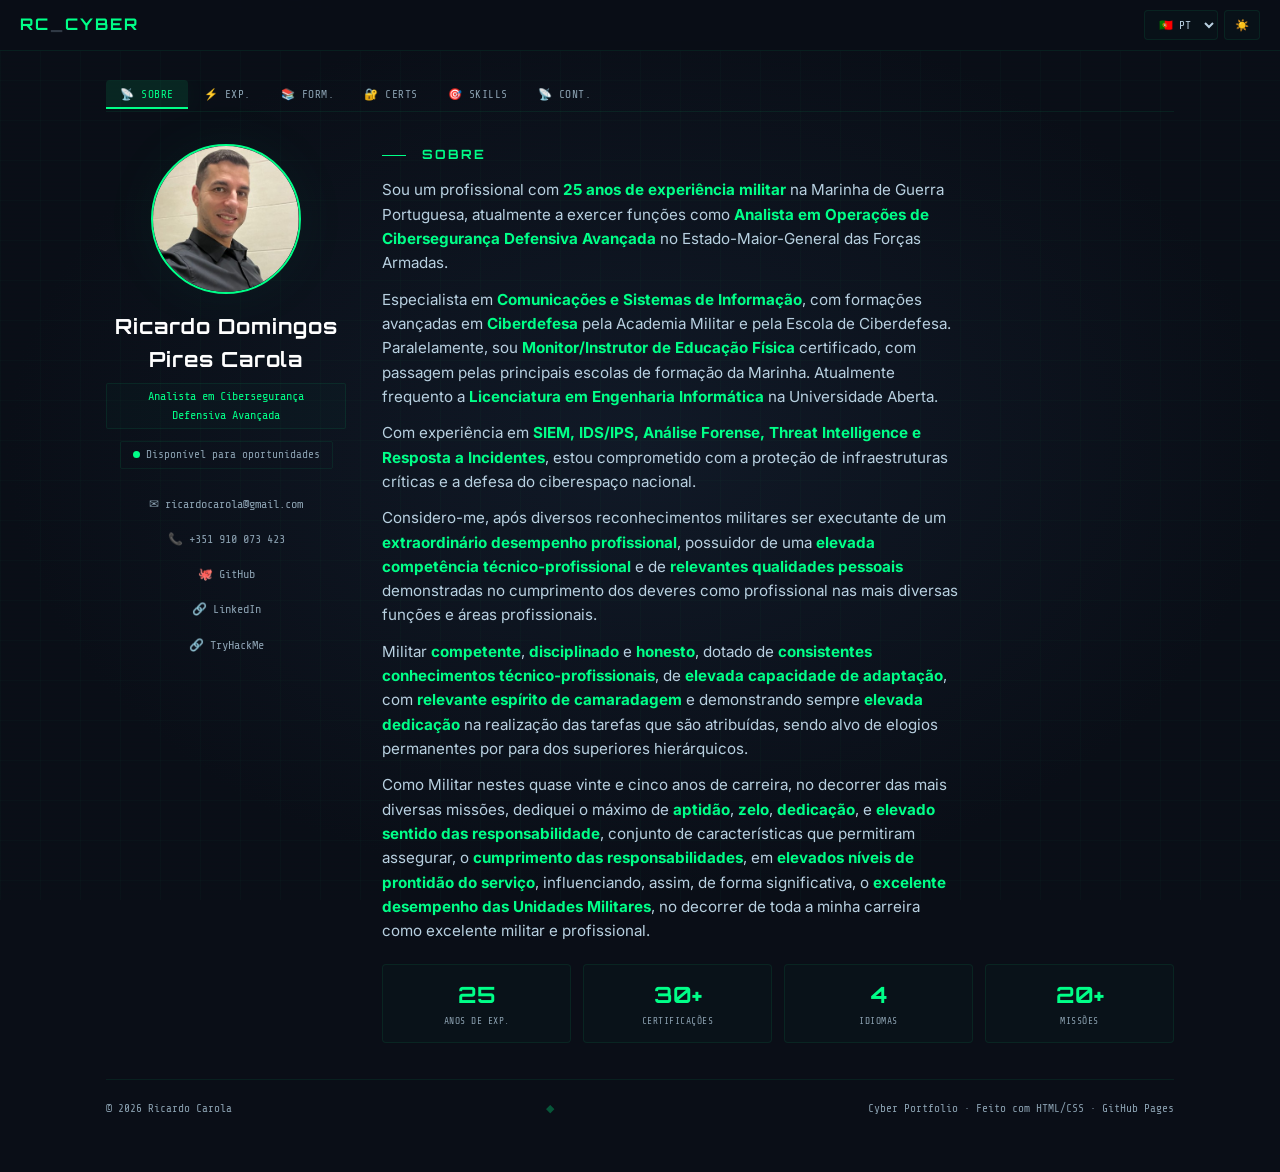
<file: index.html>
<!DOCTYPE html>
<html lang="pt-PT" data-theme="dark">
<head>
<meta charset="UTF-8">
<meta name="viewport" content="width=device-width, initial-scale=1.0, maximum-scale=1.0, user-scalable=yes">
<title>Ricardo Carola — Cyber Portfolio</title>
<meta name="description" content="Portfólio de Ricardo Carola, Analista em Cibersegurança Defensiva Avançada.">
<meta name="robots" content="index, follow">

<!-- Imagem para partilha - Foto do LinkedIn -->
<meta property="og:image" content="https://media.licdn.com/dms/image/v2/D4E03AQF-2QKAGwHZnw/profile-displayphoto-shrink_800_800/profile-displayphoto-shrink_800_800/0/1700000000000?e=2147483647&v=beta&t=xxx">
<meta property="og:title" content="Ricardo Carola — Cyber Portfolio">
<meta property="og:description" content="Analista em Cibersegurança Defensiva Avançada">
<link rel="preconnect" href="https://fonts.googleapis.com">
<link rel="preconnect" href="https://fonts.gstatic.com" crossorigin>
<link href="https://fonts.googleapis.com/css2?family=Orbitron:wght@400;500;600;700;800;900&family=Share+Tech+Mono&family=Inter:wght@300;400;500;600;700&display=swap" rel="stylesheet">
<link rel="icon" href="rc.ico.ico" type="image/x-icon">
<link rel="stylesheet" href="styles.css">
</head>
<body>

<!-- ===== FUNDO CYBER ===== -->
<div class="cyber-bg"></div>
<div class="code-rain" id="codeRain"></div>
<div class="glitch-overlay"></div>

<!-- ===== TOP BAR ===== -->
<header class="top-bar">
  <div class="brand">RC<span>_</span>CYBER</div>
  <div class="controls">
    <select id="langSelect" aria-label="Idioma">
      <option value="pt">🇵🇹 PT</option>
      <option value="en">🇬🇧 EN</option>
      <option value="es">🇪🇸 ES</option>
    </select>
    <button id="themeToggle" class="theme-btn" aria-label="Alternar tema">☀️</button>
  </div>
</header>

<div class="container">

  <!-- ===== MENU DE ABAS ===== -->
  <nav class="tab-menu" role="tablist">
    <button class="tab-btn active" data-tab="sobre" role="tab">📡 Sobre</button>
    <button class="tab-btn" data-tab="experiencia" role="tab">⚡ Exp.</button>
    <button class="tab-btn" data-tab="formacao" role="tab">📚 Form.</button>
    <button class="tab-btn" data-tab="certificacoes" role="tab">🔐 Certs</button>
    <button class="tab-btn" data-tab="competencias" role="tab">🎯 Skills</button>
    <button class="tab-btn" data-tab="contacto" role="tab">📡 Cont.</button>
  </nav>

  <!-- ============================================================ -->
  <!-- ABA: SOBRE -->
  <!-- ============================================================ -->
  <section class="tab-content active" id="tab-sobre" role="tabpanel">
    <div class="profile-grid">
      <div class="profile-side">
        <div class="avatar-cyber">
          <img src="Ricardo%20Carola.jpg" 
               alt="Ricardo Carola" 
               onerror="this.style.display='none';this.parentElement.innerHTML='<div class=\'fallback\'>RC</div>'">
        </div>
        <h1>Ricardo Domingos Pires Carola</h1>
        <div class="role" id="roleText">Analista em Cibersegurança Defensiva Avançada</div>
        <div class="status"><span class="dot"></span><span id="statusText">Disponível para Oportunidades Profissionais</span></div>
        <div class="contact-links">
          <a href="mailto:ricardocarola@gmail.com">✉ ricardocarola@gmail.com</a>
          <a href="tel:+351910073423">📞 +351 910 073 423</a>
          <a href="https://github.com/ricardocarola-cloud" target="_blank">🐙 GitHub</a>
          <a href="https://linkedin.com/in/ricardo-carola-5b6a8bb0" target="_blank">🔗 LinkedIn</a>
          <a href="https://tryhackme.com/p/RicardoCarola" target="_blank">🔗 TryHackMe</a>
        </div>
      </div>
      <div class="profile-main">
        <h2><span class="line"></span> <span id="sobreTitle">Sobre</span></h2>
        <p id="sobreP1">Sou um profissional com <strong>25 anos de experiência militar</strong> na Marinha de Guerra Portuguesa, atualmente a exercer funções como <strong>Analista em Operações de Cibersegurança Defensiva Avançada</strong> no Estado-Maior-General das Forças Armadas.</p>
        <p id="sobreP2">Especialista em <strong>Comunicações e Sistemas de Informação</strong>, com formações avançadas em <strong>Ciberdefesa</strong> pela Academia Militar e pela Escola de Ciberdefesa. Paralelamente, sou <strong>Monitor/Instrutor de Educação Física</strong> certificado, com passagem pelas principais escolas de formação da Marinha. Atualmente frequento a <strong>Licenciatura em Engenharia Informática</strong> na Universidade Aberta.</p>
        <p id="sobreP3">Com experiência em <strong>SIEM, IDS/IPS, Análise Forense, Threat Intelligence e Resposta a Incidentes</strong>, estou comprometido com a proteção de infraestruturas críticas e a defesa do ciberespaço nacional.</p>
        <p id="sobreP4">Considero-me, após diversos reconhecimentos militares ser executante de um <strong>extraordinário desempenho profissional</strong>, possuidor de uma <strong>elevada competência técnico-profissional</strong> e de <strong>relevantes qualidades pessoais</strong> demonstradas no cumprimento dos deveres como profissional nas mais diversas funções e áreas profissionais.</p>
        <p id="sobreP5">Militar <strong>competente</strong>, <strong>disciplinado</strong> e <strong>honesto</strong>, dotado de <strong>consistentes conhecimentos técnico-profissionais</strong>, de <strong>elevada capacidade de adaptação</strong>, com <strong>relevante espírito de camaradagem</strong> e demonstrando sempre <strong>elevada dedicação</strong> na realização das tarefas que são atribuídas, sendo alvo de elogios permanentes por para dos superiores hierárquicos.</p>
        <p id="sobreP6">Como Militar nestes quase vinte e cinco anos de carreira, no decorrer das mais diversas missões, dediquei o máximo de <strong>aptidão</strong>,  <strong>zelo</strong>,  <strong>dedicação</strong>, e  <strong>elevado sentido das responsabilidade</strong>, conjunto de características que permitiram assegurar, o <strong>cumprimento das responsabilidades</strong>, em <strong>elevados níveis de prontidão do serviço</strong>, influenciando, assim, de forma significativa, o <strong>excelente desempenho das Unidades Militares</strong>, no decorrer de toda a minha carreira como excelente militar e profissional.</p>
        <div class="stats-grid">
          <div class="stat-item">
            <div class="number">25</div>
            <div class="label" id="statYears">Anos de Experiência</div>
          </div>
          <div class="stat-item">
            <div class="number">30+</div>
            <div class="label" id="statCerts">Certificações</div>
          </div>
          <div class="stat-item">
            <div class="number">4</div>
            <div class="label" id="statLangs">Idiomas</div>
          </div>
          <div class="stat-item">
            <div class="number">20+</div>
            <div class="label" id="statMissions">Missões Militares</div>
          </div>
        </div>
      </div>
    </div>
  </section>

  <!-- ============================================================ -->
  <!-- ABA: EXPERIÊNCIA -->
  <!-- ============================================================ -->
  <section class="tab-content" id="tab-experiencia" role="tabpanel">
    <h2 style="font-family:'Orbitron',monospace;font-size:.8rem;color:var(--accent);text-transform:uppercase;letter-spacing:2px;margin-bottom:20px;">
      <span class="line" style="display:inline-block;width:24px;height:1px;background:var(--accent);margin-right:10px;vertical-align:middle;"></span>
      <span id="expTitle">Experiência profissional</span>
    </h2>

    <div class="exp-item">
      <div class="when" id="exp1When">2023 — atual</div>
      <div>
        <h3 id="exp1Title">Analista em Operações de Cibersegurança Defensiva Avançada</h3>
        <div class="org" id="exp1Org">EMGFA · Lisboa</div>
        <ul>
          <li id="exp1L1"><strong>Monitorização Contínua:</strong> Vigilância 24/7, SIEM, IDS/IPS e firewalls avançados.</li>
          <li id="exp1L2"><strong>Deteção e Análise:</strong> Triagem de alertas, forense digital e reconstrução de ataques.</li>
          <li id="exp1L3"><strong>Resposta a Incidentes:</strong> Contenção, erradicação e coordenação com CNCS, NATO e UE.</li>
          <li id="exp1L4"><strong>Threat Intelligence:</strong> Feeds de inteligência e análise de adversários.</li>
        </ul>
        <div class="badge-grid">
          <span class="badge">SIEM</span><span class="badge">IDS/IPS</span>
          <span class="badge">Forensics</span><span class="badge">Threat Intel</span>
        </div>
      </div>
    </div>

    <div class="exp-item">
      <div class="when" id="exp2When">2002 — 2022</div>
      <div>
        <h3 id="exp2Title">Operador de Comunicações e Sistemas de Informação</h3>
        <div class="org" id="exp2Org">Marinha de Guerra Portuguesa · Lisboa</div>
        <ul>
          <li id="exp2L1"><strong>Operação de Sistemas:</strong> HF, VHF, UHF, SATCOM e sistemas táticos.</li>
          <li id="exp2L2"><strong>COMSEC:</strong> Gestão de cifra e medidas EMCON.</li>
          <li id="exp2L3"><strong>Manutenção Técnica:</strong> Diagnóstico e reparação de equipamentos.</li>
          <li id="exp2L4"><strong>Missões:</strong> SMNG1, FRONTEX-TRINTON, FND-SÃO TOMÉ E PRINCIPE, NATO-ATALANTA, ACTIVE ENDEVEUR, TRIDENT JUNCTURE, JOINT WARRIOR.</li>
        </ul>
        <div class="badge-grid">
          <span class="badge">SATCOM</span><span class="badge">COMSEC</span>
          <span class="badge">NATO STANAG</span><span class="badge">Link 11/16/22</span>
        </div>
      </div>
    </div>

    <div class="exp-item">
      <div class="when" id="exp3When">2011 — 2026</div>
      <div>
        <h3 id="exp3Title">Monitor/Instrutor de Educação Física e Desporto</h3>
        <div class="org" id="exp3Org">Centro de Educação Física da Armada - Lisboa</div>
        <ul>
          <li id="exp3L1"><strong>Instrução:</strong> Educação Fisica militar, natação utilitária e sobrevivência no meio aquático.</li>
          <li id="exp3L2"><strong>Avaliação:</strong> Avaliação das Provas de Aptidão Física (PAF's) e controlo biométrico.</li>
          <li id="exp3L3"><strong>Organização:</strong> Torneios internos e externos nas diversas modalidades desportivas e competições militares.</li>
        </ul>
        <div class="badge-grid">
          <span class="badge">Preparação Física Geral Militar</span>
          <span class="badge">Natação Pura e Utilitária</span>
          <span class="badge">Liderança Militar</span>
        </div>
      </div>
    </div>

    <div class="exp-item">
      <div class="when" id="exp4When">2021 — 2026</div>
      <div>
        <h3 id="exp4Title">Técnico de Informática e Programação</h3>
        <div class="org" id="exp4Org">Escola de Tecnologias Navais · Lisboa</div>
        <ul>
          <li id="exp4L1">Programação (C, C++, Java, HTML, CSS, JavaScript)</li>
          <li id="exp4L2">Sistemas operativos (Windows e Linux)</li>
          <li id="exp4L3">Redes (LAN, protocolos, segurança)</li>
        </ul>
        <div class="badge-grid">
          <span class="badge">C/C++</span><span class="badge">Java</span>
          <span class="badge">Linux</span><span class="badge">Redes</span>
        </div>
      </div>
     </div>
        
    <div class="exp-item">
      <div class="when" id="exp4When">2013 — 2022</div>
      <div>
        <h3 id="exp4Title">Encarregado das Comunicações e Sistemas de Informação Navais</h3>
        <div class="org" id="exp4Org">NRP Viana do Castelo, NRP Cuanza, NRP Zaire, NRP Setúbal, NRP Sines</div>
        <ul>
          <li id="exp4L1">Operador de Equipamentos e de Telecomunicações Terrestres e Satélites</li>
          <li id="exp4L2">Sistemas operativos (Windows, MOST4Ships, MMHS)</li>
          <li id="exp4L3">Redes internas e externas (Fibra ótica, LAN, WAN, protocolos, segurança)</li>
        </ul>
        <div class="badge-grid">
          <span class="badge">MOST4Ships, MMHS</span><span class="badge">Java</span>
          <span class="badge">Windows</span><span class="badge">Comunicações Navais</span>
        </div>
      </div>
    </div>
  </section>

  <!-- ============================================================ -->
  <!-- ABA: FORMAÇÃO -->
  <!-- ============================================================ -->
  <section class="tab-content" id="tab-formacao" role="tabpanel">
    <h2 style="font-family:'Orbitron',monospace;font-size:.8rem;color:var(--accent);text-transform:uppercase;letter-spacing:2px;margin-bottom:20px;">
      <span class="line" style="display:inline-block;width:24px;height:1px;background:var(--accent);margin-right:10px;vertical-align:middle;"></span>
      <span id="formTitle">Formação académica</span>
    </h2>

    <div class="exp-item">
      <div class="when" id="form1When">2025 — presente</div>
      <div>
        <h3 id="form1Title">Licenciatura em Engenharia Informática</h3>
        <div class="org" id="form1Org">Universidade Aberta · Lisboa</div>
        <p id="form1Desc">Frequência do 1º ano. Metodologia e-learning com foco em raciocínio lógico, comunicação técnica e rigor profissional.</p>
      </div>
    </div>

    <div class="exp-item">
      <div class="when" id="form2When">2022 — 2023</div>
      <div>
        <h3 id="form2Title">Curso de Operações em Ciberdefesa (CTeSP)</h3>
        <div class="org" id="form2Org">Instituto Politécnico de Beja · Lisboa</div>
        <p id="form2Desc">2440 horas. Módulos: Sistemas Operativos, Redes, Programação, Cibersegurança Defensiva/Ofensiva. Média: 15.11 valores.</p>
        <div class="badge-grid">
          <span class="badge">Python</span><span class="badge">Bash</span>
          <span class="badge">Análise de Tráfego</span><span class="badge">Resposta a Incidentes</span>
        </div>
      </div>
    </div>

    <div class="exp-item">
      <div class="when" id="form3When">2021</div>
      <div>
        <h3 id="form3Title">Técnico de Informática e Sistemas de Computação e Hardware</h3>
        <div class="org" id="form3Org">Escola de Tecnologias Navais · Lisboa</div>
        <p id="form3Desc">243 horas. Média: 16.92 valores. Certificado nº 0129/2021.</p>
      </div>
    </div>
  </section>

  <!-- ============================================================ -->
  <!-- ABA: CERTIFICAÇÕES (TOTALMENTE TRADUZÍVEL) -->
  <!-- ============================================================ -->
  <section class="tab-content" id="tab-certificacoes" role="tabpanel">
    <h2 style="font-family:'Orbitron',monospace;font-size:.8rem;color:var(--accent);text-transform:uppercase;letter-spacing:2px;margin-bottom:20px;">
      <span class="line" style="display:inline-block;width:24px;height:1px;background:var(--accent);margin-right:10px;vertical-align:middle;"></span>
      <span id="certsTitle">Certificações e Cursos Avançados</span>
    </h2>

    <div id="certsContainer">
      <!-- O conteúdo é gerado pelo JavaScript -->
    </div>
  </section>

  <!-- ============================================================ -->
  <!-- ABA: COMPETÊNCIAS (TOTALMENTE TRADUZÍVEL) -->
  <!-- ============================================================ -->
  <section class="tab-content" id="tab-competencias" role="tabpanel">
    <h2 style="font-family:'Orbitron',monospace;font-size:.8rem;color:var(--accent);text-transform:uppercase;letter-spacing:2px;margin-bottom:20px;">
      <span class="line" style="display:inline-block;width:24px;height:1px;background:var(--accent);margin-right:10px;vertical-align:middle;"></span>
      <span id="skillsTitle">Competências</span>
    </h2>

    <div id="skillsContainer">
      <!-- O conteúdo é gerado pelo JavaScript -->
    </div>

    <h3 style="font-family:'Orbitron',monospace;font-size:.7rem;color:var(--accent);text-transform:uppercase;letter-spacing:1px;margin-top:32px;margin-bottom:12px;">⚡ Nível de Proficiência</h3>
    <div class="skills-grid" style="grid-template-columns:1fr 1fr;" id="proficiencyBars">
      <div>
        <div class="skill-bar"><div class="bar-label"><span id="prof1Label">Cibersegurança</span><span>95%</span></div><div class="bar-track"><div class="bar-fill" style="width:95%"></div></div></div>
        <div class="skill-bar"><div class="bar-label"><span id="prof2Label">Redes e Comunicações</span><span>90%</span></div><div class="bar-track"><div class="bar-fill" style="width:90%"></div></div></div>
        <div class="skill-bar"><div class="bar-label"><span id="prof3Label">Programação</span><span>75%</span></div><div class="bar-track"><div class="bar-fill" style="width:75%"></div></div></div>
      </div>
      <div>
        <div class="skill-bar"><div class="bar-label"><span id="prof4Label">Análise Forense</span><span>85%</span></div><div class="bar-track"><div class="bar-fill" style="width:85%"></div></div></div>
        <div class="skill-bar"><div class="bar-label"><span id="prof5Label">Resposta a Incidentes</span><span>88%</span></div><div class="bar-track"><div class="bar-fill" style="width:88%"></div></div></div>
        <div class="skill-bar"><div class="bar-label"><span id="prof6Label">Instrução Física</span><span>92%</span></div><div class="bar-track"><div class="bar-fill" style="width:92%"></div></div></div>
      </div>
    </div>
  </section>

  <!-- ============================================================ -->
  <!-- ABA: CONTACTO -->
  <!-- ============================================================ -->
  <section class="tab-content" id="tab-contacto" role="tabpanel">
    <div class="cta-cyber">
      <p><strong id="ctaTitle">📡 Vamos conversar?</strong><br>
      <span id="ctaDesc">Se estás à procura de um especialista em cibersegurança, comunicações navais ou instrução física, envia-me uma mensagem.</span></p>
      <a href="mailto:ricardocarola@gmail.com" class="btn" id="ctaBtn">✉ Enviar email</a>
    </div>

    <div class="contact-grid">
      <div class="contact-card">
        <div class="icon">📧</div>
        <div class="info"><a href="mailto:ricardocarola@gmail.com">ricardocarola@gmail.com</a></div>
      </div>
      <div class="contact-card">
        <div class="icon">📞</div>
        <div class="info"><a href="tel:+351910073423">+351 910 073 423</a></div>
      </div>
      <div class="contact-card">
        <div class="icon">🐙</div>
        <div class="info"><a href="https://github.com/ricardocarola-cloud" target="_blank">github.com/ricardocarola-cloud</a></div>
      </div>
      <div class="contact-card">
        <div class="icon">🔗</div>
        <div class="info"><a href="https://linkedin.com/in/ricardo-carola-5b6a8bb0" target="_blank">linkedin.com/in/ricardo-carola</a></div>
      </div>
    </div>
  </section>

  <!-- ===== FOOTER ===== -->
  <footer>
    <span>© 2026 Ricardo Carola</span>
    <span class="highlight">◆</span>
    <span id="footerText">Cyber Portfolio · Built with HTML/CSS · GitHub Pages</span>
  </footer>
</div>

<!-- ===== MODAL DE DIPLOMA ===== -->
<div class="diploma-modal" id="diplomaModal">
  <div class="diploma-modal-content">
    <button class="close-btn" onclick="closeDiploma()">✕</button>
    <div id="diplomaContent"></div>
  </div>
</div>
<script src="scripts.js"></script></body>
</html>
</file>
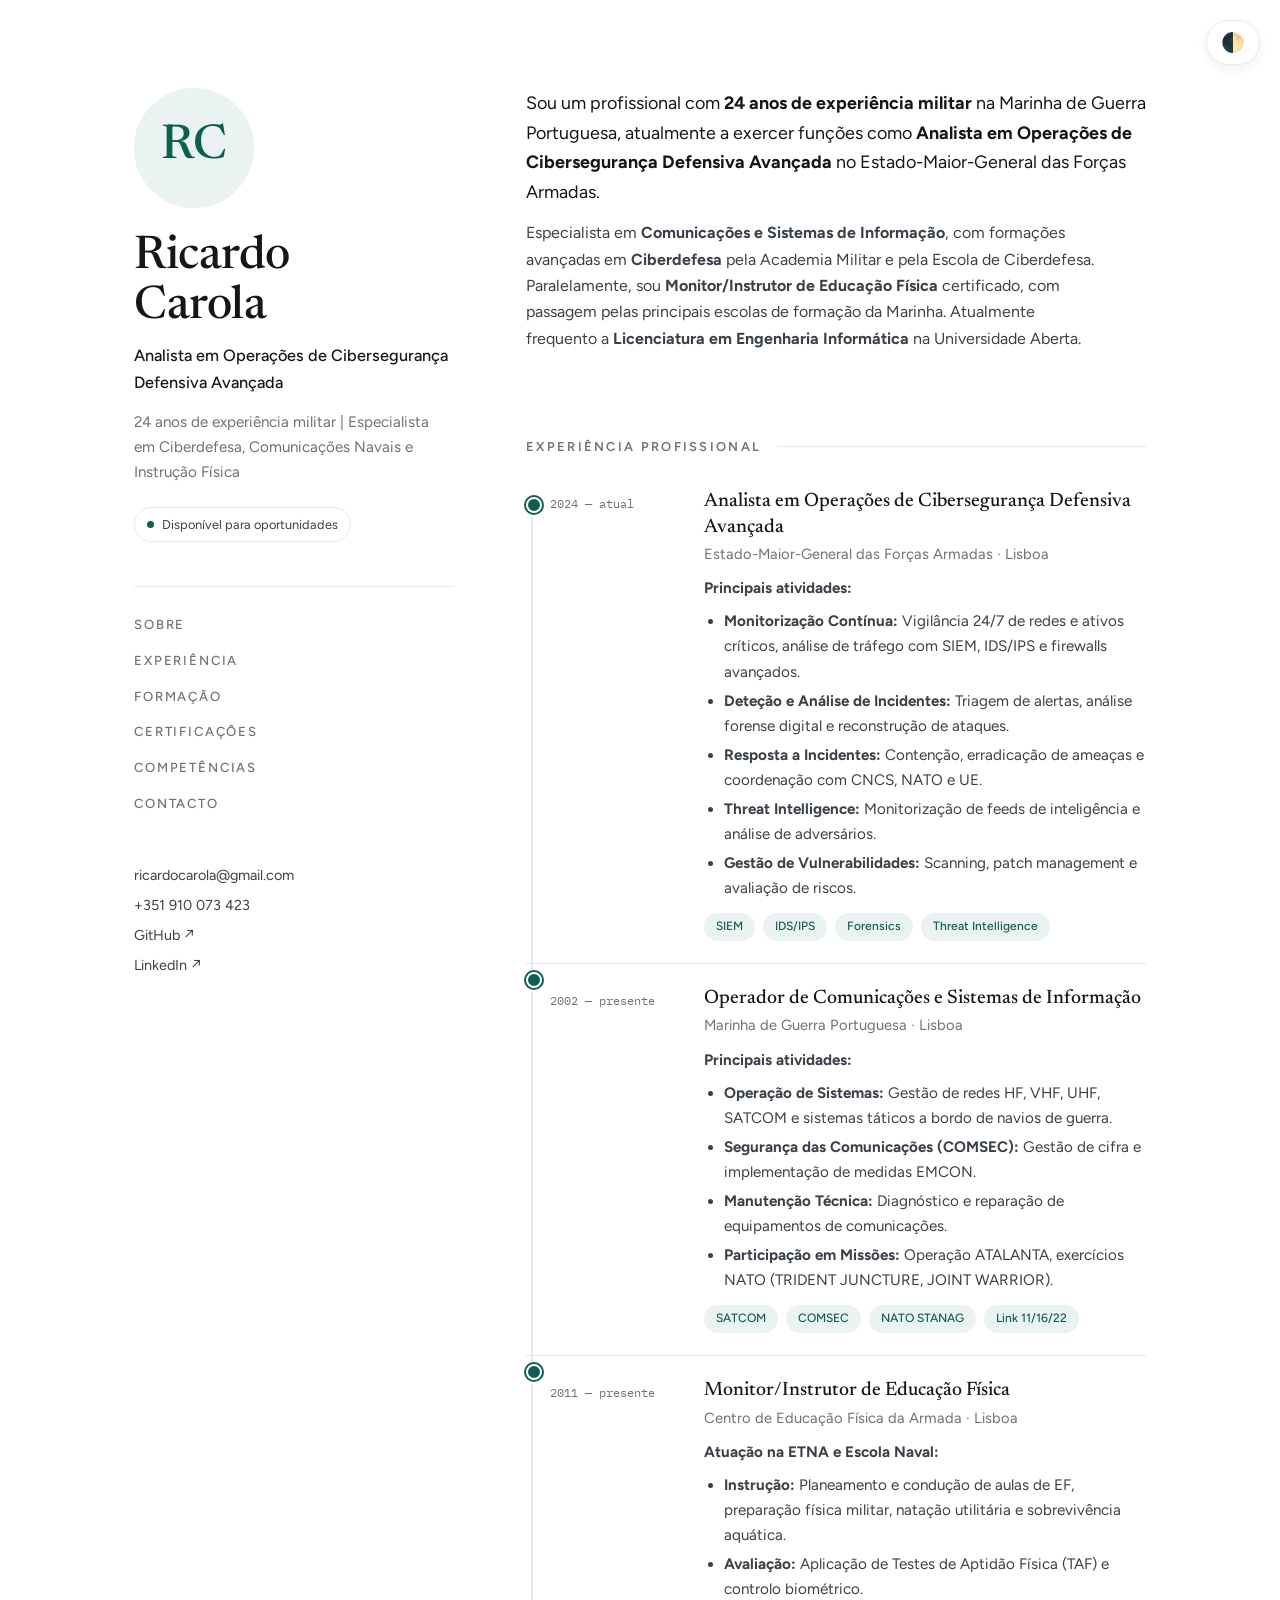
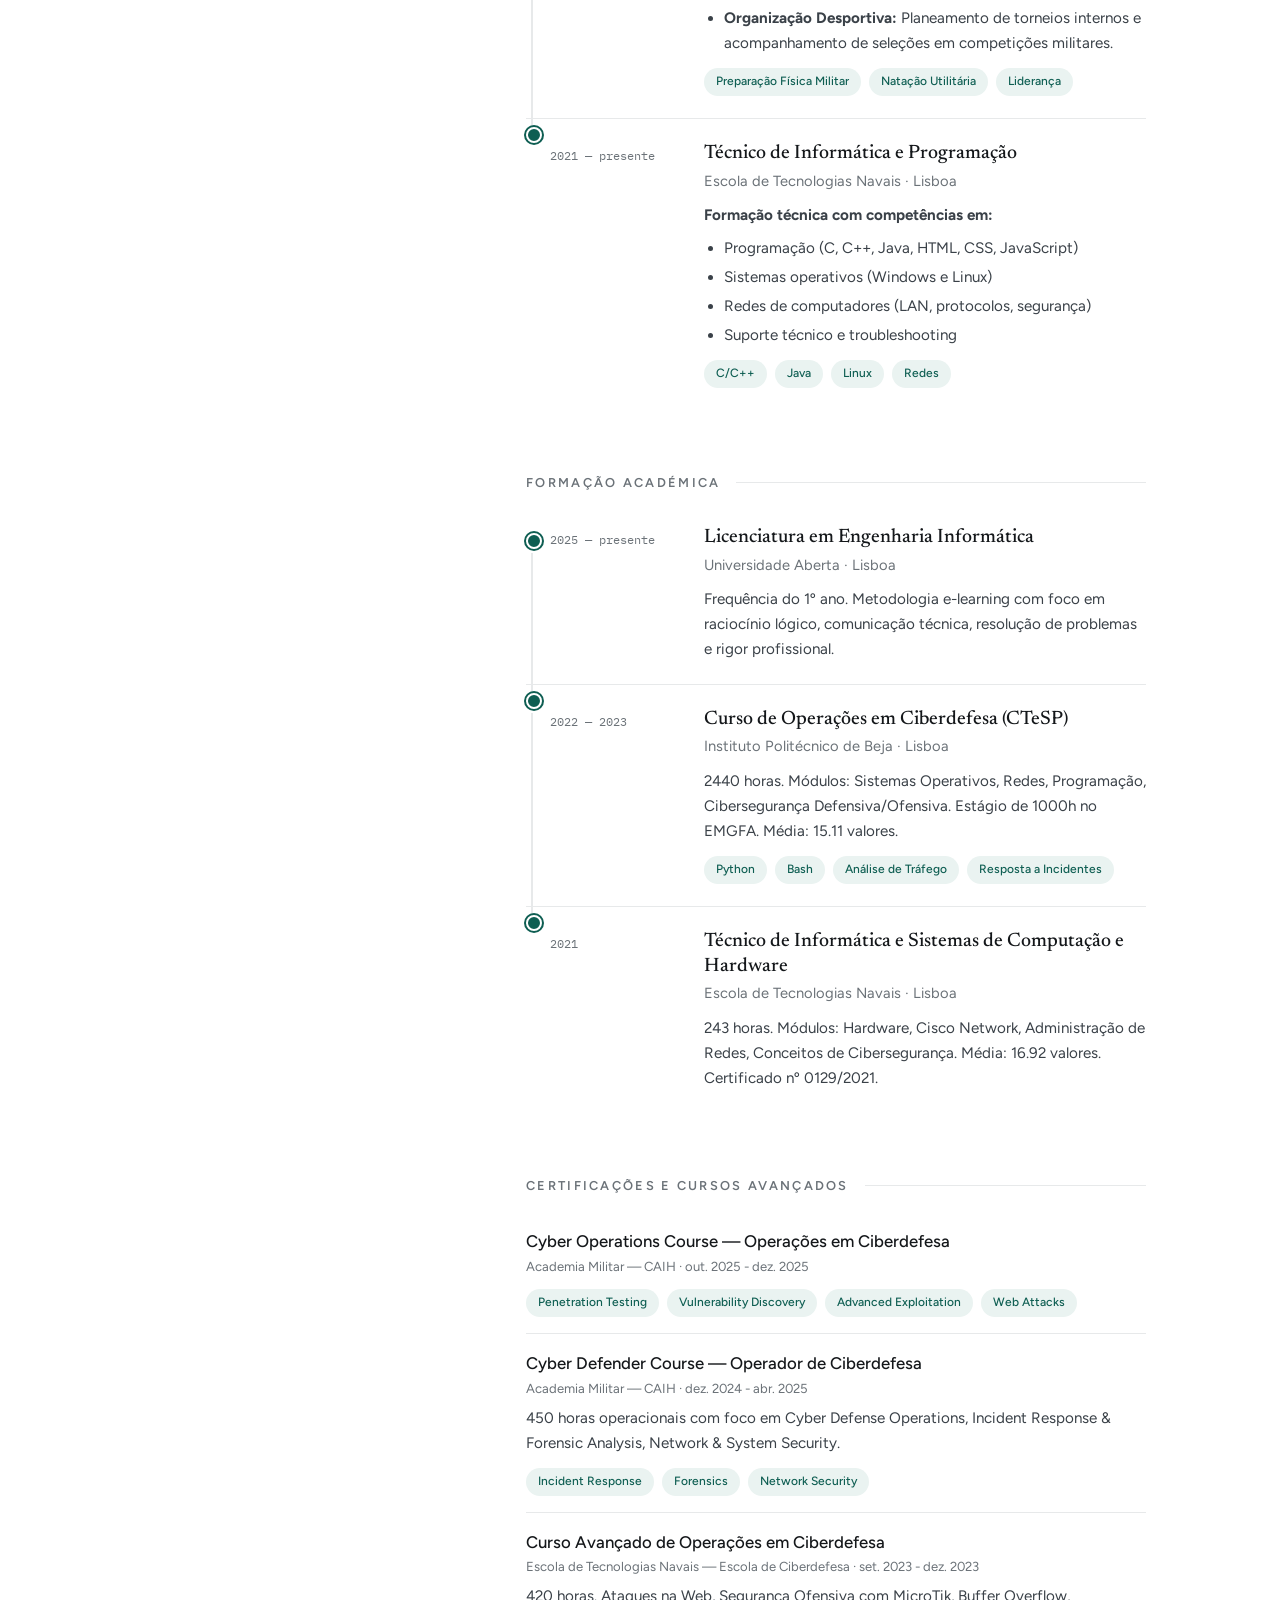
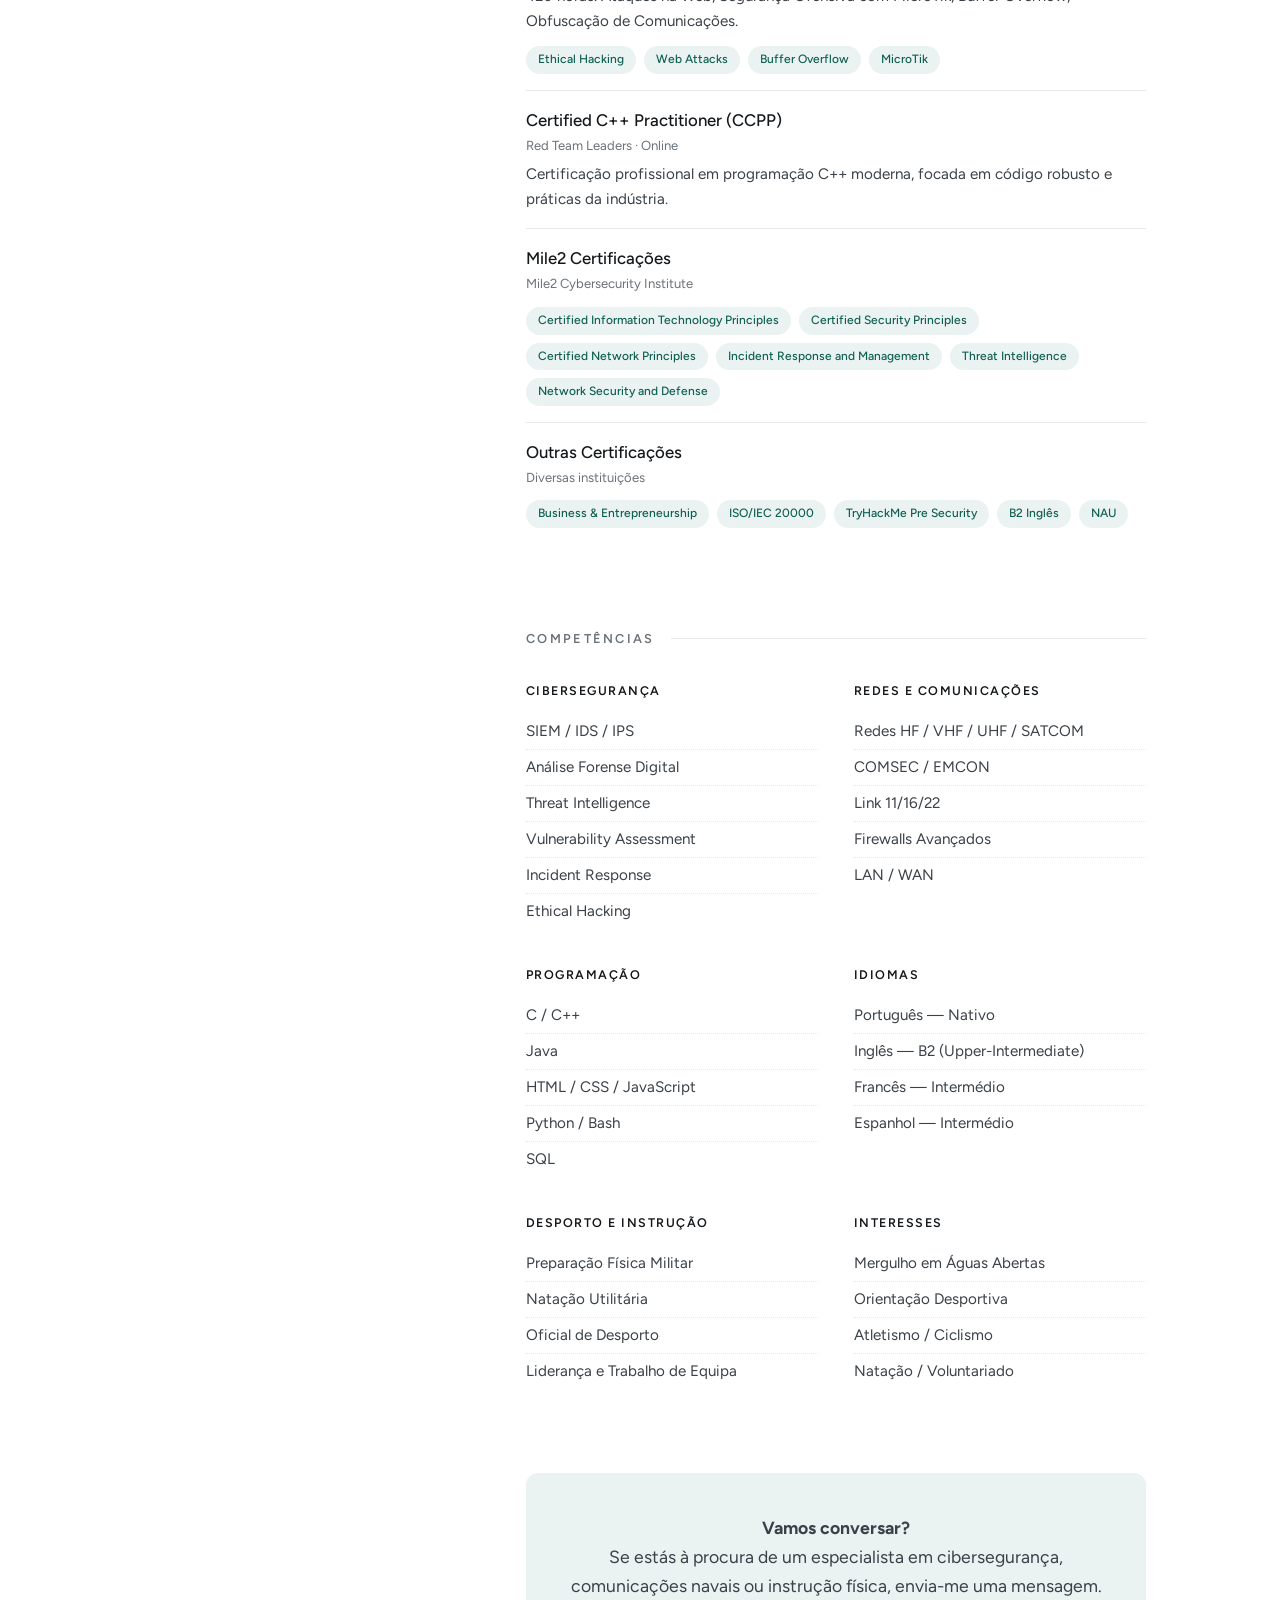
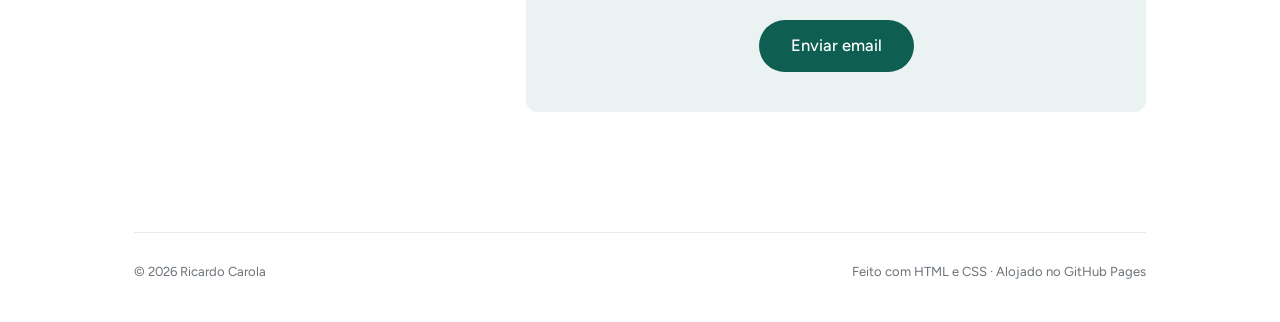
<file: Index.html>
<!DOCTYPE html>
<html lang="pt-PT">
<head>
<meta charset="UTF-8">
<meta name="viewport" content="width=device-width, initial-scale=1.0">
<title>Ricardo Carola — Portfólio</title>
<meta name="description" content="Portfólio e currículo de Ricardo Carola, Analista em Operações de Cibersegurança Defensiva Avançada.">
<meta property="og:title" content="Ricardo Carola — Portfólio">
<meta property="og:description" content="Analista em Operações de Cibersegurança Defensiva Avançada">
<meta property="og:type" content="website">
<meta name="robots" content="index, follow">

<link rel="preconnect" href="https://fonts.googleapis.com">
<link rel="preconnect" href="https://fonts.gstatic.com" crossorigin>
<link href="https://fonts.googleapis.com/css2?family=Newsreader:ital,opsz,wght@0,6..72,400;0,6..72,500;1,6..72,400&family=Figtree:wght@400;500;600&family=IBM+Plex+Mono:wght@400;500&display=swap" rel="stylesheet">

<style>
  :root{
    --ink:#14171a;
    --text:#3a4148;
    --muted:#6b7278;
    --hairline:#e7e9ea;
    --paper:#ffffff;
    --accent:#0e5e52;
    --accent-soft:#eaf3f1;
    --max:1060px;
  }

  [data-theme="dark"] {
    --ink: #e8edf2;
    --text: #b0b8c0;
    --muted: #808890;
    --hairline: #2a3038;
    --paper: #12161a;
    --accent: #5bb8a8;
    --accent-soft: #1a2f2a;
  }

  *{margin:0;padding:0;box-sizing:border-box}
  html{scroll-behavior:smooth}
  @media (prefers-reduced-motion: reduce){
    html{scroll-behavior:auto}
    *,*::before,*::after{animation:none!important;transition:none!important}
  }
  body{
    font-family:'Figtree',system-ui,sans-serif;
    color:var(--text);
    background:var(--paper);
    line-height:1.65;
    font-size:16.5px;
    transition: background 0.3s, color 0.3s;
  }
  a{color:var(--accent);text-decoration:none}
  a:hover{text-decoration:underline;text-underline-offset:3px}
  a:focus-visible,button:focus-visible{outline:2px solid var(--accent);outline-offset:3px;border-radius:2px}

  .wrap{max-width:var(--max);margin:0 auto;padding:0 24px}

  @keyframes fadeUp {
    from { opacity: 0; transform: translateY(20px); }
    to { opacity: 1; transform: translateY(0); }
  }

  .grid{
    display:grid;
    grid-template-columns:320px 1fr;
    gap:72px;
    padding:88px 0 120px;
    animation: fadeUp 0.6s ease-out;
  }

  .entry, .projeto, .cert {
    opacity: 0;
    animation: fadeUp 0.5s ease forwards;
  }
  .entry:nth-child(2) { animation-delay: 0.1s; }
  .entry:nth-child(3) { animation-delay: 0.2s; }
  .entry:nth-child(4) { animation-delay: 0.3s; }
  .entry:nth-child(5) { animation-delay: 0.4s; }
  .projeto:nth-child(2) { animation-delay: 0.1s; }
  .projeto:nth-child(3) { animation-delay: 0.2s; }
  .cert:nth-child(2) { animation-delay: 0.1s; }
  .cert:nth-child(3) { animation-delay: 0.2s; }
  .cert:nth-child(4) { animation-delay: 0.3s; }

  .theme-toggle {
    position: fixed;
    top: 20px;
    right: 20px;
    background: var(--paper);
    border: 1px solid var(--hairline);
    border-radius: 999px;
    padding: 10px 14px;
    font-size: 1.2rem;
    cursor: pointer;
    z-index: 999;
    box-shadow: 0 4px 12px rgba(0,0,0,0.06);
    transition: all 0.3s;
  }
  .theme-toggle:hover {
    transform: scale(1.05);
    box-shadow: 0 6px 16px rgba(0,0,0,0.1);
  }

  .rail{position:sticky;top:88px;align-self:start}

  .avatar {
    width: 120px;
    height: 120px;
    border-radius: 50%;
    overflow: hidden;
    margin-bottom: 24px;
    border: 3px solid var(--accent-soft);
    background: var(--accent-soft);
    display: flex;
    align-items: center;
    justify-content: center;
    font-size: 3rem;
    color: var(--accent);
    font-weight: 500;
    font-family: 'Newsreader', serif;
  }
  .avatar img { width: 100%; height: 100%; object-fit: cover; }

  h1{
    font-family:'Newsreader',serif;
    font-weight:500;
    font-size:clamp(2.2rem,4vw,2.9rem);
    line-height:1.08;
    color:var(--ink);
    letter-spacing:-0.01em;
  }
  .role{margin-top:10px;font-size:1.02rem;color:var(--ink);font-weight:500}
  .tagline{margin-top:14px;font-size:.95rem;color:var(--muted);max-width:30ch}

  .status{
    display:inline-flex;align-items:center;gap:8px;
    margin-top:22px;padding:6px 12px;border:1px solid var(--hairline);
    border-radius:999px;font-size:.8rem;color:var(--text);
  }
  .status .dot{width:7px;height:7px;border-radius:50%;background:var(--accent)}

  #menuToggle {
    display: none;
    background: none;
    border: 1px solid var(--hairline);
    padding: 8px 14px;
    border-radius: 6px;
    font-size: 1.4rem;
    cursor: pointer;
    color: var(--ink);
    margin-top: 20px;
  }

  nav{margin-top:44px;border-top:1px solid var(--hairline);padding-top:20px}
  nav a{
    display:block;padding:7px 0;color:var(--muted);
    font-size:.82rem;letter-spacing:.14em;text-transform:uppercase;font-weight:500;
    transition:color .15s ease;
  }
  nav a:hover{color:var(--ink);text-decoration:none}

  .contactos{margin-top:40px;font-size:.9rem}
  .contactos a{display:block;padding:3px 0;color:var(--text)}
  .contactos a:hover{color:var(--accent)}

  section{margin-bottom:84px}
  section:last-child{margin-bottom:0}
  h2{
    font-size:.8rem;letter-spacing:.18em;text-transform:uppercase;
    color:var(--muted);font-weight:600;
    display:flex;align-items:center;gap:16px;margin-bottom:32px;
  }
  h2::after{content:"";flex:1;height:1px;background:var(--hairline)}

  .intro p{font-size:1.12rem;color:var(--ink);max-width:58ch}
  .intro p + p{margin-top:14px;font-size:1rem;color:var(--text)}

  .entry{
    display:grid;grid-template-columns:130px 1fr;gap:24px;
    padding:22px 0;border-bottom:1px solid var(--hairline);
    position: relative;
    padding-left: 24px;
  }
  .entry:first-of-type{padding-top:0}
  .entry:last-of-type{border-bottom:none;padding-bottom:0}

  .entry::before {
    content: '';
    position: absolute;
    left: 0;
    top: 8px;
    width: 12px;
    height: 12px;
    border-radius: 50%;
    background: var(--accent);
    border: 2px solid var(--paper);
    box-shadow: 0 0 0 2px var(--accent);
  }
  .entry::after {
    content: '';
    position: absolute;
    left: 5px;
    top: 28px;
    bottom: -10px;
    width: 2px;
    background: var(--hairline);
  }
  .entry:last-child::after { display: none; }

  .when{
    font-family:'IBM Plex Mono',monospace;font-size:.78rem;
    color:var(--muted);padding-top:4px;white-space:nowrap;
  }
  .entry h3{font-family:'Newsreader',serif;font-weight:500;font-size:1.22rem;color:var(--ink);line-height:1.3}
  .org{font-size:.92rem;color:var(--muted);margin-top:2px}
  .entry p{margin-top:10px;font-size:.95rem;max-width:56ch}
  .entry ul{margin-top:8px;padding-left:20px;font-size:.95rem}
  .entry ul li{margin-bottom:4px}

  .projeto{
    padding:22px 0;border-bottom:1px solid var(--hairline);
  }
  .projeto:first-of-type{padding-top:0}
  .projeto:last-of-type{border-bottom:none}
  .projeto h3{font-family:'Newsreader',serif;font-weight:500;font-size:1.22rem;color:var(--ink)}
  .projeto h3 a{color:var(--ink)}
  .projeto h3 a:hover{color:var(--accent);text-decoration:none}
  .projeto p{margin-top:8px;font-size:.95rem;max-width:58ch}
  .tags{margin-top:12px;display:flex;flex-wrap:wrap;gap:8px}
  .tag{
    font-family:'IBM Plex Mono',monospace;font-size:.72rem;
    padding:4px 10px;border-radius:4px;
    background:var(--accent-soft);color:var(--accent);
  }

  .skills{display:grid;grid-template-columns:repeat(2,1fr);gap:36px}
  .skills h3{
    font-size:.78rem;letter-spacing:.12em;text-transform:uppercase;
    color:var(--ink);font-weight:600;margin-bottom:12px;
  }
  .skills ul{list-style:none}
  .skills li{padding:5px 0;font-size:.95rem;border-bottom:1px dotted var(--hairline)}
  .skills li:last-child{border-bottom:none}

  .cert{
    padding:16px 0;border-bottom:1px solid var(--hairline);
  }
  .cert:first-of-type{padding-top:0}
  .cert:last-of-type{border-bottom:none}
  .cert h4{font-weight:500;color:var(--ink);font-size:1.05rem}
  .cert .meta{font-size:.82rem;color:var(--muted)}
  .cert .meta a{color:var(--accent)}

  .badge-grid {
    display: flex;
    flex-wrap: wrap;
    gap: 8px;
    margin-top: 12px;
  }
  .badge {
    background: var(--accent-soft);
    color: var(--accent);
    padding: 4px 12px;
    border-radius: 999px;
    font-size: .75rem;
    font-weight: 500;
  }

  .cta {
    background: var(--accent-soft);
    padding: 40px;
    border-radius: 12px;
    text-align: center;
  }
  .cta p { font-size: 1.1rem; max-width: 50ch; margin: 0 auto; }
  .cta .btn {
    display: inline-block;
    margin-top: 20px;
    padding: 12px 32px;
    background: var(--accent);
    color: white;
    border-radius: 999px;
    font-weight: 500;
    transition: all 0.3s;
  }
  .cta .btn:hover {
    transform: translateY(-2px);
    box-shadow: 0 8px 20px rgba(14, 94, 82, 0.3);
    text-decoration: none;
  }

  footer{
    border-top:1px solid var(--hairline);
    padding:28px 0 40px;font-size:.82rem;color:var(--muted);
    display:flex;justify-content:space-between;flex-wrap:wrap;gap:8px;
  }

  @media (max-width:820px){
    .grid{grid-template-columns:1fr;gap:56px;padding:56px 0 80px}
    .rail{position:static}
    nav{display:flex;flex-wrap:wrap;gap:4px 24px;padding-top:16px}
    #menuToggle { display: block; }
    .entry{grid-template-columns:1fr;gap:4px;padding-left: 16px;}
    .entry::before { width: 10px; height: 10px; top: 6px; left: -2px; }
    .entry::after { left: 3px; }
    .skills{grid-template-columns:1fr;gap:28px}
    .theme-toggle { top: 12px; right: 12px; padding: 8px 12px; font-size: 1rem; }
    .cta { padding: 24px; }
  }
</style>
</head>
<body>

<button class="theme-toggle" id="themeToggle" aria-label="Alternar tema">🌓</button>

<div class="wrap">
  <div class="grid">

    <!-- ============ COLUNA ESQUERDA ============ -->
    <aside class="rail">
      <div class="avatar">RC</div>

      <h1>Ricardo<br>Carola</h1>
      <p class="role">Analista em Operações de Cibersegurança Defensiva Avançada</p>
      <p class="tagline">24 anos de experiência militar | Especialista em Ciberdefesa, Comunicações Navais e Instrução Física</p>

      <span class="status"><span class="dot"></span>Disponível para oportunidades</span>

      <button id="menuToggle" aria-label="Menu">☰ Menu</button>

      <nav id="mainNav" aria-label="Secções">
        <a href="#sobre">Sobre</a>
        <a href="#experiencia">Experiência</a>
        <a href="#formacao">Formação</a>
        <a href="#certificacoes">Certificações</a>
        <a href="#competencias">Competências</a>
        <a href="#contacto">Contacto</a>
      </nav>

      <div class="contactos">
        <a href="mailto:ricardocarola@gmail.com">ricardocarola@gmail.com</a>
        <a href="tel:+351910073423">+351 910 073 423</a>
        <a href="https://github.com/ricardocarola" target="_blank" rel="noopener">GitHub ↗</a>
        <a href="https://linkedin.com/in/ricardo-carola-5b6a8bb0" target="_blank" rel="noopener">LinkedIn ↗</a>
      </div>
    </aside>

    <!-- ============ CONTEÚDO ============ -->
    <main>

      <section id="sobre" class="intro">
        <p>Sou um profissional com <strong>24 anos de experiência militar</strong> na Marinha de Guerra Portuguesa, atualmente a exercer funções como <strong>Analista em Operações de Cibersegurança Defensiva Avançada</strong> no Estado-Maior-General das Forças Armadas.</p>
        <p>Especialista em <strong>Comunicações e Sistemas de Informação</strong>, com formações avançadas em <strong>Ciberdefesa</strong> pela Academia Militar e pela Escola de Ciberdefesa. Paralelamente, sou <strong>Monitor/Instrutor de Educação Física</strong> certificado, com passagem pelas principais escolas de formação da Marinha. Atualmente frequento a <strong>Licenciatura em Engenharia Informática</strong> na Universidade Aberta.</p>
      </section>

      <section id="experiencia">
        <h2>Experiência profissional</h2>

        <div class="entry">
          <div class="when">2024 — atual</div>
          <div>
            <h3>Analista em Operações de Cibersegurança Defensiva Avançada</h3>
            <div class="org">Estado-Maior-General das Forças Armadas · Lisboa</div>
            <p><strong>Principais atividades:</strong></p>
            <ul>
              <li><strong>Monitorização Contínua:</strong> Vigilância 24/7 de redes e ativos críticos, análise de tráfego com SIEM, IDS/IPS e firewalls avançados.</li>
              <li><strong>Deteção e Análise de Incidentes:</strong> Triagem de alertas, análise forense digital e reconstrução de ataques.</li>
              <li><strong>Resposta a Incidentes:</strong> Contenção, erradicação de ameaças e coordenação com CNCS, NATO e UE.</li>
              <li><strong>Threat Intelligence:</strong> Monitorização de feeds de inteligência e análise de adversários.</li>
              <li><strong>Gestão de Vulnerabilidades:</strong> Scanning, patch management e avaliação de riscos.</li>
            </ul>
            <div class="badge-grid">
              <span class="badge">SIEM</span>
              <span class="badge">IDS/IPS</span>
              <span class="badge">Forensics</span>
              <span class="badge">Threat Intelligence</span>
            </div>
          </div>
        </div>

        <div class="entry">
          <div class="when">2002 — presente</div>
          <div>
            <h3>Operador de Comunicações e Sistemas de Informação</h3>
            <div class="org">Marinha de Guerra Portuguesa · Lisboa</div>
            <p><strong>Principais atividades:</strong></p>
            <ul>
              <li><strong>Operação de Sistemas:</strong> Gestão de redes HF, VHF, UHF, SATCOM e sistemas táticos a bordo de navios de guerra.</li>
              <li><strong>Segurança das Comunicações (COMSEC):</strong> Gestão de cifra e implementação de medidas EMCON.</li>
              <li><strong>Manutenção Técnica:</strong> Diagnóstico e reparação de equipamentos de comunicações.</li>
              <li><strong>Participação em Missões:</strong> Operação ATALANTA, exercícios NATO (TRIDENT JUNCTURE, JOINT WARRIOR).</li>
            </ul>
            <div class="badge-grid">
              <span class="badge">SATCOM</span>
              <span class="badge">COMSEC</span>
              <span class="badge">NATO STANAG</span>
              <span class="badge">Link 11/16/22</span>
            </div>
          </div>
        </div>

        <div class="entry">
          <div class="when">2011 — presente</div>
          <div>
            <h3>Monitor/Instrutor de Educação Física</h3>
            <div class="org">Centro de Educação Física da Armada · Lisboa</div>
            <p><strong>Atuação na ETNA e Escola Naval:</strong></p>
            <ul>
              <li><strong>Instrução:</strong> Planeamento e condução de aulas de EF, preparação física militar, natação utilitária e sobrevivência aquática.</li>
              <li><strong>Avaliação:</strong> Aplicação de Testes de Aptidão Física (TAF) e controlo biométrico.</li>
              <li><strong>Organização Desportiva:</strong> Planeamento de torneios internos e acompanhamento de seleções em competições militares.</li>
            </ul>
            <div class="badge-grid">
              <span class="badge">Preparação Física Militar</span>
              <span class="badge">Natação Utilitária</span>
              <span class="badge">Liderança</span>
            </div>
          </div>
        </div>

        <div class="entry">
          <div class="when">2021 — presente</div>
          <div>
            <h3>Técnico de Informática e Programação</h3>
            <div class="org">Escola de Tecnologias Navais · Lisboa</div>
            <p><strong>Formação técnica com competências em:</strong></p>
            <ul>
              <li>Programação (C, C++, Java, HTML, CSS, JavaScript)</li>
              <li>Sistemas operativos (Windows e Linux)</li>
              <li>Redes de computadores (LAN, protocolos, segurança)</li>
              <li>Suporte técnico e troubleshooting</li>
            </ul>
            <div class="badge-grid">
              <span class="badge">C/C++</span>
              <span class="badge">Java</span>
              <span class="badge">Linux</span>
              <span class="badge">Redes</span>
            </div>
          </div>
        </div>
      </section>

      <section id="formacao">
        <h2>Formação académica</h2>

        <div class="entry">
          <div class="when">2025 — presente</div>
          <div>
            <h3>Licenciatura em Engenharia Informática</h3>
            <div class="org">Universidade Aberta · Lisboa</div>
            <p>Frequência do 1º ano. Metodologia e-learning com foco em raciocínio lógico, comunicação técnica, resolução de problemas e rigor profissional.</p>
          </div>
        </div>

        <div class="entry">
          <div class="when">2022 — 2023</div>
          <div>
            <h3>Curso de Operações em Ciberdefesa (CTeSP)</h3>
            <div class="org">Instituto Politécnico de Beja · Lisboa</div>
            <p>2440 horas. Módulos: Sistemas Operativos, Redes, Programação, Cibersegurança Defensiva/Ofensiva. Estágio de 1000h no EMGFA. Média: 15.11 valores.</p>
            <div class="badge-grid">
              <span class="badge">Python</span>
              <span class="badge">Bash</span>
              <span class="badge">Análise de Tráfego</span>
              <span class="badge">Resposta a Incidentes</span>
            </div>
          </div>
        </div>

        <div class="entry">
          <div class="when">2021</div>
          <div>
            <h3>Técnico de Informática e Sistemas de Computação e Hardware</h3>
            <div class="org">Escola de Tecnologias Navais · Lisboa</div>
            <p>243 horas. Módulos: Hardware, Cisco Network, Administração de Redes, Conceitos de Cibersegurança. Média: 16.92 valores. Certificado nº 0129/2021.</p>
          </div>
        </div>
      </section>

      <section id="certificacoes">
        <h2>Certificações e Cursos Avançados</h2>

        <div class="cert">
          <h4>Cyber Operations Course — Operações em Ciberdefesa</h4>
          <div class="meta">Academia Militar — CAIH · out. 2025 - dez. 2025</div>
          <div class="badge-grid">
            <span class="badge">Penetration Testing</span>
            <span class="badge">Vulnerability Discovery</span>
            <span class="badge">Advanced Exploitation</span>
            <span class="badge">Web Attacks</span>
          </div>
        </div>

        <div class="cert">
          <h4>Cyber Defender Course — Operador de Ciberdefesa</h4>
          <div class="meta">Academia Militar — CAIH · dez. 2024 - abr. 2025</div>
          <p style="margin-top:6px;font-size:.95rem;">450 horas operacionais com foco em Cyber Defense Operations, Incident Response & Forensic Analysis, Network & System Security.</p>
          <div class="badge-grid">
            <span class="badge">Incident Response</span>
            <span class="badge">Forensics</span>
            <span class="badge">Network Security</span>
          </div>
        </div>

        <div class="cert">
          <h4>Curso Avançado de Operações em Ciberdefesa</h4>
          <div class="meta">Escola de Tecnologias Navais — Escola de Ciberdefesa · set. 2023 - dez. 2023</div>
          <p style="margin-top:6px;font-size:.95rem;">420 horas. Ataques na Web, Segurança Ofensiva com MicroTik, Buffer Overflow, Obfuscação de Comunicações.</p>
          <div class="badge-grid">
            <span class="badge">Ethical Hacking</span>
            <span class="badge">Web Attacks</span>
            <span class="badge">Buffer Overflow</span>
            <span class="badge">MicroTik</span>
          </div>
        </div>

        <div class="cert">
          <h4>Certified C++ Practitioner (CCPP)</h4>
          <div class="meta">Red Team Leaders · Online</div>
          <p style="margin-top:6px;font-size:.95rem;">Certificação profissional em programação C++ moderna, focada em código robusto e práticas da indústria.</p>
        </div>

        <div class="cert">
          <h4>Mile2 Certificações</h4>
          <div class="meta">Mile2 Cybersecurity Institute</div>
          <div class="badge-grid">
            <span class="badge">Certified Information Technology Principles</span>
            <span class="badge">Certified Security Principles</span>
            <span class="badge">Certified Network Principles</span>
            <span class="badge">Incident Response and Management</span>
            <span class="badge">Threat Intelligence</span>
            <span class="badge">Network Security and Defense</span>
          </div>
        </div>

        <div class="cert">
          <h4>Outras Certificações</h4>
          <div class="meta">Diversas instituições</div>
          <div class="badge-grid">
            <span class="badge">Business & Entrepreneurship</span>
            <span class="badge">ISO/IEC 20000</span>
            <span class="badge">TryHackMe Pre Security</span>
            <span class="badge">B2 Inglês</span>
            <span class="badge">NAU</span>
          </div>
        </div>
      </section>

      <section id="competencias">
        <h2>Competências</h2>
        <div class="skills">
          <div>
            <h3>Cibersegurança</h3>
            <ul>
              <li>SIEM / IDS / IPS</li>
              <li>Análise Forense Digital</li>
              <li>Threat Intelligence</li>
              <li>Vulnerability Assessment</li>
              <li>Incident Response</li>
              <li>Ethical Hacking</li>
            </ul>
          </div>
          <div>
            <h3>Redes e Comunicações</h3>
            <ul>
              <li>Redes HF / VHF / UHF / SATCOM</li>
              <li>COMSEC / EMCON</li>
              <li>Link 11/16/22</li>
              <li>Firewalls Avançados</li>
              <li>LAN / WAN</li>
            </ul>
          </div>
          <div>
            <h3>Programação</h3>
            <ul>
              <li>C / C++</li>
              <li>Java</li>
              <li>HTML / CSS / JavaScript</li>
              <li>Python / Bash</li>
              <li>SQL</li>
            </ul>
          </div>
          <div>
            <h3>Idiomas</h3>
            <ul>
              <li>Português — Nativo</li>
              <li>Inglês — B2 (Upper-Intermediate)</li>
              <li>Francês — Intermédio</li>
              <li>Espanhol — Intermédio</li>
            </ul>
          </div>
          <div>
            <h3>Desporto e Instrução</h3>
            <ul>
              <li>Preparação Física Militar</li>
              <li>Natação Utilitária</li>
              <li>Oficial de Desporto</li>
              <li>Liderança e Trabalho de Equipa</li>
            </ul>
          </div>
          <div>
            <h3>Interesses</h3>
            <ul>
              <li>Mergulho em Águas Abertas</li>
              <li>Orientação Desportiva</li>
              <li>Atletismo / Ciclismo</li>
              <li>Natação / Voluntariado</li>
            </ul>
          </div>
        </div>
      </section>

      <section id="contacto">
        <div class="cta">
          <p><strong>Vamos conversar?</strong><br>
          Se estás à procura de um especialista em cibersegurança, comunicações navais ou instrução física, envia-me uma mensagem.</p>
          <a href="mailto:ricardocarola@gmail.com" class="btn">Enviar email</a>
        </div>
      </section>

    </main>
  </div>

  <footer>
    <span>© 2026 Ricardo Carola</span>
    <span>Feito com HTML e CSS · Alojado no GitHub Pages</span>
  </footer>
</div>

<script>
  const toggle = document.getElementById('themeToggle');
  toggle.addEventListener('click', () => {
    document.documentElement.toggleAttribute('data-theme');
    toggle.textContent = document.documentElement.hasAttribute('data-theme') ? '☀️' : '🌓';
  });

  const menuToggle = document.getElementById('menuToggle');
  const mainNav = document.getElementById('mainNav');
  if (menuToggle && mainNav) {
    menuToggle.addEventListener('click', () => {
      mainNav.classList.toggle('open');
    });
  }

  document.querySelectorAll('#mainNav a').forEach(link => {
    link.addEventListener('click', () => {
      mainNav.classList.remove('open');
    });
  });
</script>

</body>
</html>
</file>
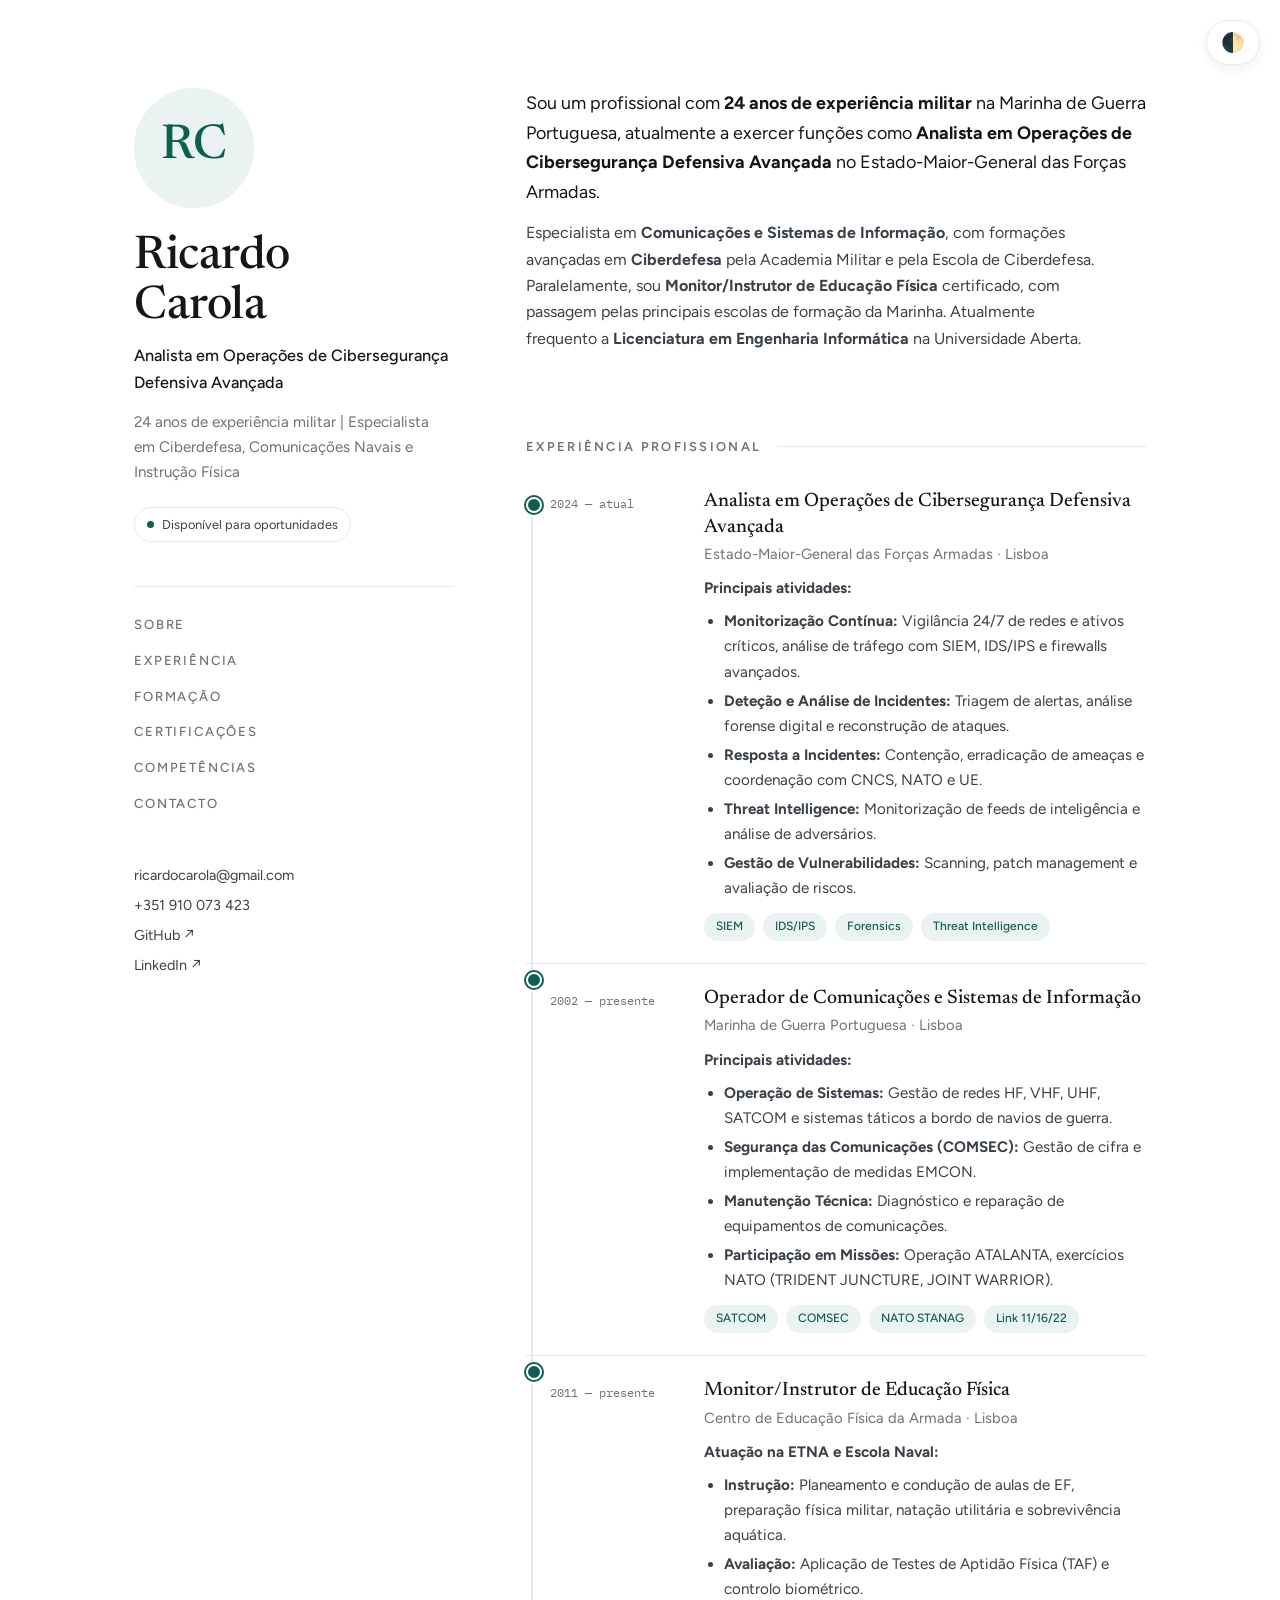
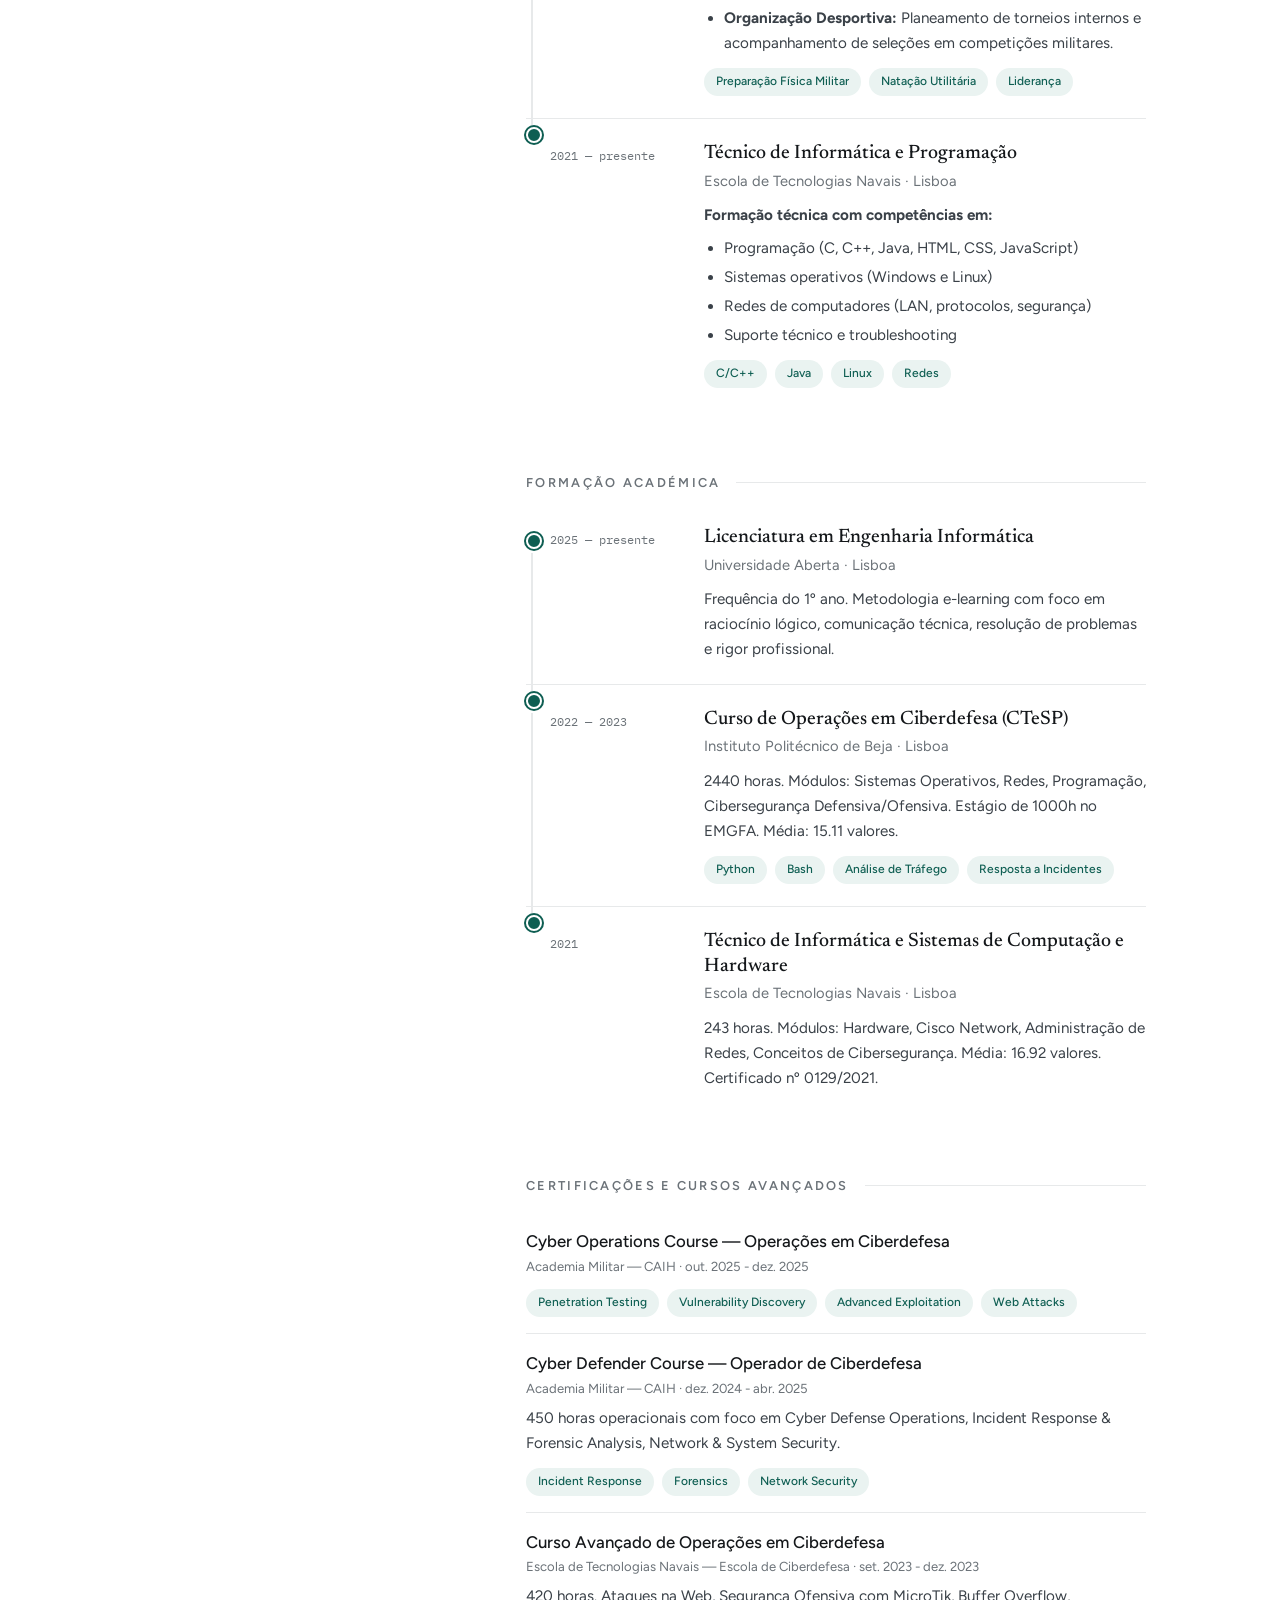
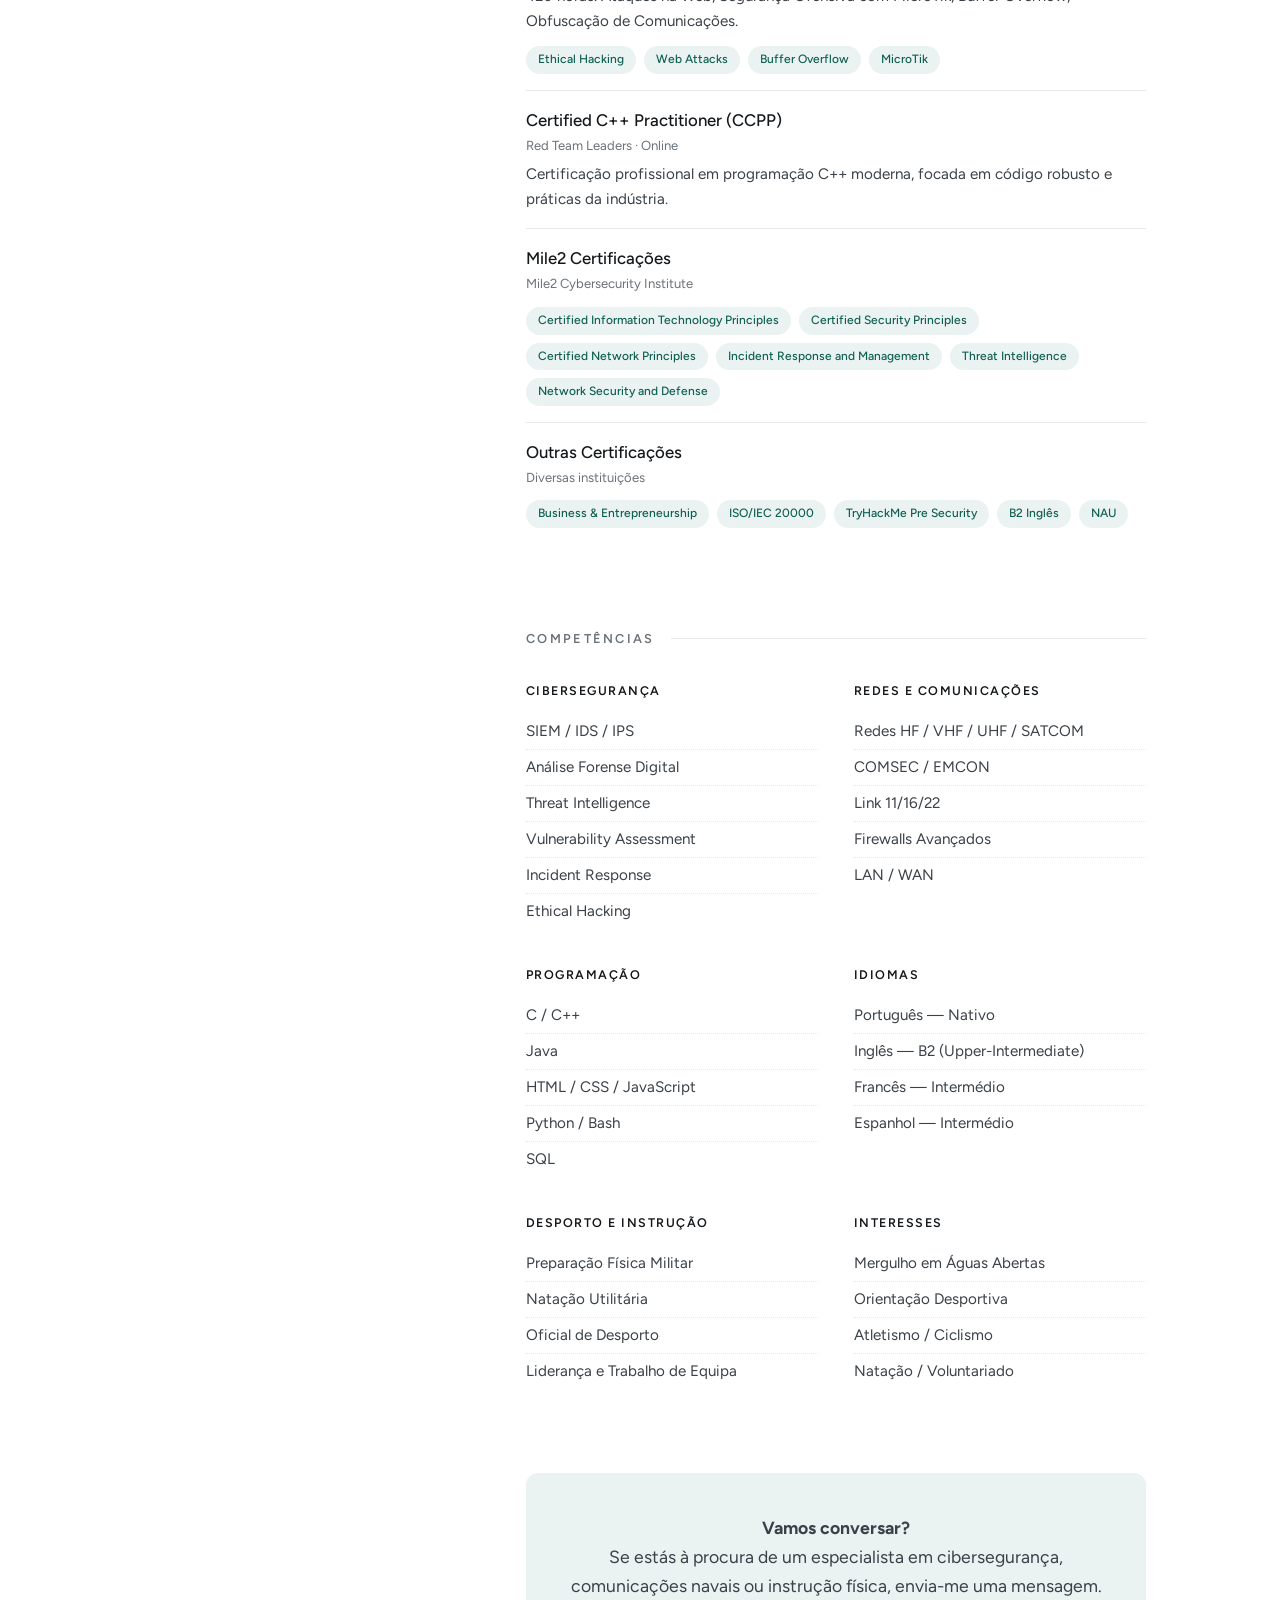
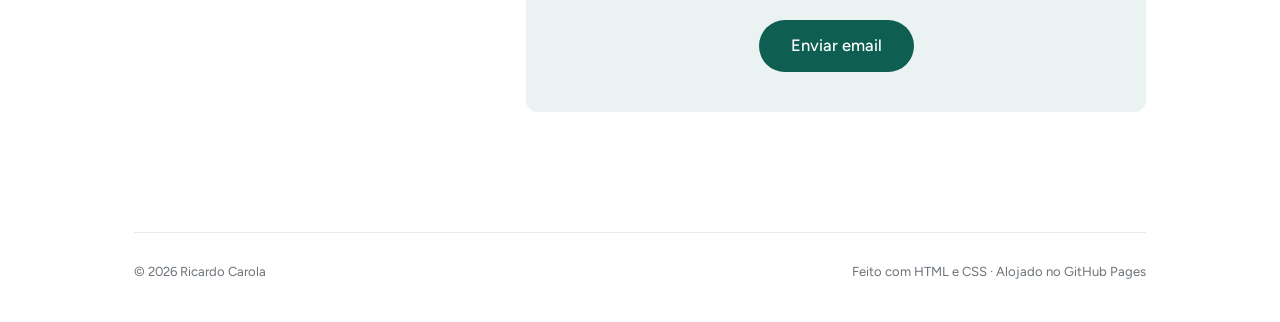
<file: deepseek_html_20260707_bdadd1.html>
<!DOCTYPE html>
<html lang="pt-PT">
<head>
<meta charset="UTF-8">
<meta name="viewport" content="width=device-width, initial-scale=1.0">
<title>Ricardo Carola — Portfólio</title>
<meta name="description" content="Portfólio e currículo de Ricardo Carola, Analista em Operações de Cibersegurança Defensiva Avançada.">
<meta property="og:title" content="Ricardo Carola — Portfólio">
<meta property="og:description" content="Analista em Operações de Cibersegurança Defensiva Avançada">
<meta property="og:type" content="website">
<meta name="robots" content="index, follow">

<link rel="preconnect" href="https://fonts.googleapis.com">
<link rel="preconnect" href="https://fonts.gstatic.com" crossorigin>
<link href="https://fonts.googleapis.com/css2?family=Newsreader:ital,opsz,wght@0,6..72,400;0,6..72,500;1,6..72,400&family=Figtree:wght@400;500;600&family=IBM+Plex+Mono:wght@400;500&display=swap" rel="stylesheet">

<style>
  :root{
    --ink:#14171a;
    --text:#3a4148;
    --muted:#6b7278;
    --hairline:#e7e9ea;
    --paper:#ffffff;
    --accent:#0e5e52;
    --accent-soft:#eaf3f1;
    --max:1060px;
  }

  [data-theme="dark"] {
    --ink: #e8edf2;
    --text: #b0b8c0;
    --muted: #808890;
    --hairline: #2a3038;
    --paper: #12161a;
    --accent: #5bb8a8;
    --accent-soft: #1a2f2a;
  }

  *{margin:0;padding:0;box-sizing:border-box}
  html{scroll-behavior:smooth}
  @media (prefers-reduced-motion: reduce){
    html{scroll-behavior:auto}
    *,*::before,*::after{animation:none!important;transition:none!important}
  }
  body{
    font-family:'Figtree',system-ui,sans-serif;
    color:var(--text);
    background:var(--paper);
    line-height:1.65;
    font-size:16.5px;
    transition: background 0.3s, color 0.3s;
  }
  a{color:var(--accent);text-decoration:none}
  a:hover{text-decoration:underline;text-underline-offset:3px}
  a:focus-visible,button:focus-visible{outline:2px solid var(--accent);outline-offset:3px;border-radius:2px}

  .wrap{max-width:var(--max);margin:0 auto;padding:0 24px}

  @keyframes fadeUp {
    from { opacity: 0; transform: translateY(20px); }
    to { opacity: 1; transform: translateY(0); }
  }

  .grid{
    display:grid;
    grid-template-columns:320px 1fr;
    gap:72px;
    padding:88px 0 120px;
    animation: fadeUp 0.6s ease-out;
  }

  .entry, .projeto, .cert {
    opacity: 0;
    animation: fadeUp 0.5s ease forwards;
  }
  .entry:nth-child(2) { animation-delay: 0.1s; }
  .entry:nth-child(3) { animation-delay: 0.2s; }
  .entry:nth-child(4) { animation-delay: 0.3s; }
  .entry:nth-child(5) { animation-delay: 0.4s; }
  .projeto:nth-child(2) { animation-delay: 0.1s; }
  .projeto:nth-child(3) { animation-delay: 0.2s; }
  .cert:nth-child(2) { animation-delay: 0.1s; }
  .cert:nth-child(3) { animation-delay: 0.2s; }
  .cert:nth-child(4) { animation-delay: 0.3s; }

  .theme-toggle {
    position: fixed;
    top: 20px;
    right: 20px;
    background: var(--paper);
    border: 1px solid var(--hairline);
    border-radius: 999px;
    padding: 10px 14px;
    font-size: 1.2rem;
    cursor: pointer;
    z-index: 999;
    box-shadow: 0 4px 12px rgba(0,0,0,0.06);
    transition: all 0.3s;
  }
  .theme-toggle:hover {
    transform: scale(1.05);
    box-shadow: 0 6px 16px rgba(0,0,0,0.1);
  }

  .rail{position:sticky;top:88px;align-self:start}

  .avatar {
    width: 120px;
    height: 120px;
    border-radius: 50%;
    overflow: hidden;
    margin-bottom: 24px;
    border: 3px solid var(--accent-soft);
    background: var(--accent-soft);
    display: flex;
    align-items: center;
    justify-content: center;
    font-size: 3rem;
    color: var(--accent);
    font-weight: 500;
    font-family: 'Newsreader', serif;
  }
  .avatar img { width: 100%; height: 100%; object-fit: cover; }

  h1{
    font-family:'Newsreader',serif;
    font-weight:500;
    font-size:clamp(2.2rem,4vw,2.9rem);
    line-height:1.08;
    color:var(--ink);
    letter-spacing:-0.01em;
  }
  .role{margin-top:10px;font-size:1.02rem;color:var(--ink);font-weight:500}
  .tagline{margin-top:14px;font-size:.95rem;color:var(--muted);max-width:30ch}

  .status{
    display:inline-flex;align-items:center;gap:8px;
    margin-top:22px;padding:6px 12px;border:1px solid var(--hairline);
    border-radius:999px;font-size:.8rem;color:var(--text);
  }
  .status .dot{width:7px;height:7px;border-radius:50%;background:var(--accent)}

  #menuToggle {
    display: none;
    background: none;
    border: 1px solid var(--hairline);
    padding: 8px 14px;
    border-radius: 6px;
    font-size: 1.4rem;
    cursor: pointer;
    color: var(--ink);
    margin-top: 20px;
  }

  nav{margin-top:44px;border-top:1px solid var(--hairline);padding-top:20px}
  nav a{
    display:block;padding:7px 0;color:var(--muted);
    font-size:.82rem;letter-spacing:.14em;text-transform:uppercase;font-weight:500;
    transition:color .15s ease;
  }
  nav a:hover{color:var(--ink);text-decoration:none}

  .contactos{margin-top:40px;font-size:.9rem}
  .contactos a{display:block;padding:3px 0;color:var(--text)}
  .contactos a:hover{color:var(--accent)}

  section{margin-bottom:84px}
  section:last-child{margin-bottom:0}
  h2{
    font-size:.8rem;letter-spacing:.18em;text-transform:uppercase;
    color:var(--muted);font-weight:600;
    display:flex;align-items:center;gap:16px;margin-bottom:32px;
  }
  h2::after{content:"";flex:1;height:1px;background:var(--hairline)}

  .intro p{font-size:1.12rem;color:var(--ink);max-width:58ch}
  .intro p + p{margin-top:14px;font-size:1rem;color:var(--text)}

  .entry{
    display:grid;grid-template-columns:130px 1fr;gap:24px;
    padding:22px 0;border-bottom:1px solid var(--hairline);
    position: relative;
    padding-left: 24px;
  }
  .entry:first-of-type{padding-top:0}
  .entry:last-of-type{border-bottom:none;padding-bottom:0}

  .entry::before {
    content: '';
    position: absolute;
    left: 0;
    top: 8px;
    width: 12px;
    height: 12px;
    border-radius: 50%;
    background: var(--accent);
    border: 2px solid var(--paper);
    box-shadow: 0 0 0 2px var(--accent);
  }
  .entry::after {
    content: '';
    position: absolute;
    left: 5px;
    top: 28px;
    bottom: -10px;
    width: 2px;
    background: var(--hairline);
  }
  .entry:last-child::after { display: none; }

  .when{
    font-family:'IBM Plex Mono',monospace;font-size:.78rem;
    color:var(--muted);padding-top:4px;white-space:nowrap;
  }
  .entry h3{font-family:'Newsreader',serif;font-weight:500;font-size:1.22rem;color:var(--ink);line-height:1.3}
  .org{font-size:.92rem;color:var(--muted);margin-top:2px}
  .entry p{margin-top:10px;font-size:.95rem;max-width:56ch}
  .entry ul{margin-top:8px;padding-left:20px;font-size:.95rem}
  .entry ul li{margin-bottom:4px}

  .projeto{
    padding:22px 0;border-bottom:1px solid var(--hairline);
  }
  .projeto:first-of-type{padding-top:0}
  .projeto:last-of-type{border-bottom:none}
  .projeto h3{font-family:'Newsreader',serif;font-weight:500;font-size:1.22rem;color:var(--ink)}
  .projeto h3 a{color:var(--ink)}
  .projeto h3 a:hover{color:var(--accent);text-decoration:none}
  .projeto p{margin-top:8px;font-size:.95rem;max-width:58ch}
  .tags{margin-top:12px;display:flex;flex-wrap:wrap;gap:8px}
  .tag{
    font-family:'IBM Plex Mono',monospace;font-size:.72rem;
    padding:4px 10px;border-radius:4px;
    background:var(--accent-soft);color:var(--accent);
  }

  .skills{display:grid;grid-template-columns:repeat(2,1fr);gap:36px}
  .skills h3{
    font-size:.78rem;letter-spacing:.12em;text-transform:uppercase;
    color:var(--ink);font-weight:600;margin-bottom:12px;
  }
  .skills ul{list-style:none}
  .skills li{padding:5px 0;font-size:.95rem;border-bottom:1px dotted var(--hairline)}
  .skills li:last-child{border-bottom:none}

  .cert{
    padding:16px 0;border-bottom:1px solid var(--hairline);
  }
  .cert:first-of-type{padding-top:0}
  .cert:last-of-type{border-bottom:none}
  .cert h4{font-weight:500;color:var(--ink);font-size:1.05rem}
  .cert .meta{font-size:.82rem;color:var(--muted)}
  .cert .meta a{color:var(--accent)}

  .badge-grid {
    display: flex;
    flex-wrap: wrap;
    gap: 8px;
    margin-top: 12px;
  }
  .badge {
    background: var(--accent-soft);
    color: var(--accent);
    padding: 4px 12px;
    border-radius: 999px;
    font-size: .75rem;
    font-weight: 500;
  }

  .cta {
    background: var(--accent-soft);
    padding: 40px;
    border-radius: 12px;
    text-align: center;
  }
  .cta p { font-size: 1.1rem; max-width: 50ch; margin: 0 auto; }
  .cta .btn {
    display: inline-block;
    margin-top: 20px;
    padding: 12px 32px;
    background: var(--accent);
    color: white;
    border-radius: 999px;
    font-weight: 500;
    transition: all 0.3s;
  }
  .cta .btn:hover {
    transform: translateY(-2px);
    box-shadow: 0 8px 20px rgba(14, 94, 82, 0.3);
    text-decoration: none;
  }

  footer{
    border-top:1px solid var(--hairline);
    padding:28px 0 40px;font-size:.82rem;color:var(--muted);
    display:flex;justify-content:space-between;flex-wrap:wrap;gap:8px;
  }

  @media (max-width:820px){
    .grid{grid-template-columns:1fr;gap:56px;padding:56px 0 80px}
    .rail{position:static}
    nav{display:flex;flex-wrap:wrap;gap:4px 24px;padding-top:16px}
    #menuToggle { display: block; }
    .entry{grid-template-columns:1fr;gap:4px;padding-left: 16px;}
    .entry::before { width: 10px; height: 10px; top: 6px; left: -2px; }
    .entry::after { left: 3px; }
    .skills{grid-template-columns:1fr;gap:28px}
    .theme-toggle { top: 12px; right: 12px; padding: 8px 12px; font-size: 1rem; }
    .cta { padding: 24px; }
  }
</style>
</head>
<body>

<button class="theme-toggle" id="themeToggle" aria-label="Alternar tema">🌓</button>

<div class="wrap">
  <div class="grid">

    <!-- ============ COLUNA ESQUERDA ============ -->
    <aside class="rail">
      <div class="avatar">RC</div>

      <h1>Ricardo<br>Carola</h1>
      <p class="role">Analista em Operações de Cibersegurança Defensiva Avançada</p>
      <p class="tagline">24 anos de experiência militar | Especialista em Ciberdefesa, Comunicações Navais e Instrução Física</p>

      <span class="status"><span class="dot"></span>Disponível para oportunidades</span>

      <button id="menuToggle" aria-label="Menu">☰ Menu</button>

      <nav id="mainNav" aria-label="Secções">
        <a href="#sobre">Sobre</a>
        <a href="#experiencia">Experiência</a>
        <a href="#formacao">Formação</a>
        <a href="#certificacoes">Certificações</a>
        <a href="#competencias">Competências</a>
        <a href="#contacto">Contacto</a>
      </nav>

      <div class="contactos">
        <a href="mailto:ricardocarola@gmail.com">ricardocarola@gmail.com</a>
        <a href="tel:+351910073423">+351 910 073 423</a>
        <a href="https://github.com/ricardocarola" target="_blank" rel="noopener">GitHub ↗</a>
        <a href="https://linkedin.com/in/ricardo-carola-5b6a8bb0" target="_blank" rel="noopener">LinkedIn ↗</a>
      </div>
    </aside>

    <!-- ============ CONTEÚDO ============ -->
    <main>

      <section id="sobre" class="intro">
        <p>Sou um profissional com <strong>24 anos de experiência militar</strong> na Marinha de Guerra Portuguesa, atualmente a exercer funções como <strong>Analista em Operações de Cibersegurança Defensiva Avançada</strong> no Estado-Maior-General das Forças Armadas.</p>
        <p>Especialista em <strong>Comunicações e Sistemas de Informação</strong>, com formações avançadas em <strong>Ciberdefesa</strong> pela Academia Militar e pela Escola de Ciberdefesa. Paralelamente, sou <strong>Monitor/Instrutor de Educação Física</strong> certificado, com passagem pelas principais escolas de formação da Marinha. Atualmente frequento a <strong>Licenciatura em Engenharia Informática</strong> na Universidade Aberta.</p>
      </section>

      <section id="experiencia">
        <h2>Experiência profissional</h2>

        <div class="entry">
          <div class="when">2024 — atual</div>
          <div>
            <h3>Analista em Operações de Cibersegurança Defensiva Avançada</h3>
            <div class="org">Estado-Maior-General das Forças Armadas · Lisboa</div>
            <p><strong>Principais atividades:</strong></p>
            <ul>
              <li><strong>Monitorização Contínua:</strong> Vigilância 24/7 de redes e ativos críticos, análise de tráfego com SIEM, IDS/IPS e firewalls avançados.</li>
              <li><strong>Deteção e Análise de Incidentes:</strong> Triagem de alertas, análise forense digital e reconstrução de ataques.</li>
              <li><strong>Resposta a Incidentes:</strong> Contenção, erradicação de ameaças e coordenação com CNCS, NATO e UE.</li>
              <li><strong>Threat Intelligence:</strong> Monitorização de feeds de inteligência e análise de adversários.</li>
              <li><strong>Gestão de Vulnerabilidades:</strong> Scanning, patch management e avaliação de riscos.</li>
            </ul>
            <div class="badge-grid">
              <span class="badge">SIEM</span>
              <span class="badge">IDS/IPS</span>
              <span class="badge">Forensics</span>
              <span class="badge">Threat Intelligence</span>
            </div>
          </div>
        </div>

        <div class="entry">
          <div class="when">2002 — presente</div>
          <div>
            <h3>Operador de Comunicações e Sistemas de Informação</h3>
            <div class="org">Marinha de Guerra Portuguesa · Lisboa</div>
            <p><strong>Principais atividades:</strong></p>
            <ul>
              <li><strong>Operação de Sistemas:</strong> Gestão de redes HF, VHF, UHF, SATCOM e sistemas táticos a bordo de navios de guerra.</li>
              <li><strong>Segurança das Comunicações (COMSEC):</strong> Gestão de cifra e implementação de medidas EMCON.</li>
              <li><strong>Manutenção Técnica:</strong> Diagnóstico e reparação de equipamentos de comunicações.</li>
              <li><strong>Participação em Missões:</strong> Operação ATALANTA, exercícios NATO (TRIDENT JUNCTURE, JOINT WARRIOR).</li>
            </ul>
            <div class="badge-grid">
              <span class="badge">SATCOM</span>
              <span class="badge">COMSEC</span>
              <span class="badge">NATO STANAG</span>
              <span class="badge">Link 11/16/22</span>
            </div>
          </div>
        </div>

        <div class="entry">
          <div class="when">2011 — presente</div>
          <div>
            <h3>Monitor/Instrutor de Educação Física</h3>
            <div class="org">Centro de Educação Física da Armada · Lisboa</div>
            <p><strong>Atuação na ETNA e Escola Naval:</strong></p>
            <ul>
              <li><strong>Instrução:</strong> Planeamento e condução de aulas de EF, preparação física militar, natação utilitária e sobrevivência aquática.</li>
              <li><strong>Avaliação:</strong> Aplicação de Testes de Aptidão Física (TAF) e controlo biométrico.</li>
              <li><strong>Organização Desportiva:</strong> Planeamento de torneios internos e acompanhamento de seleções em competições militares.</li>
            </ul>
            <div class="badge-grid">
              <span class="badge">Preparação Física Militar</span>
              <span class="badge">Natação Utilitária</span>
              <span class="badge">Liderança</span>
            </div>
          </div>
        </div>

        <div class="entry">
          <div class="when">2021 — presente</div>
          <div>
            <h3>Técnico de Informática e Programação</h3>
            <div class="org">Escola de Tecnologias Navais · Lisboa</div>
            <p><strong>Formação técnica com competências em:</strong></p>
            <ul>
              <li>Programação (C, C++, Java, HTML, CSS, JavaScript)</li>
              <li>Sistemas operativos (Windows e Linux)</li>
              <li>Redes de computadores (LAN, protocolos, segurança)</li>
              <li>Suporte técnico e troubleshooting</li>
            </ul>
            <div class="badge-grid">
              <span class="badge">C/C++</span>
              <span class="badge">Java</span>
              <span class="badge">Linux</span>
              <span class="badge">Redes</span>
            </div>
          </div>
        </div>
      </section>

      <section id="formacao">
        <h2>Formação académica</h2>

        <div class="entry">
          <div class="when">2025 — presente</div>
          <div>
            <h3>Licenciatura em Engenharia Informática</h3>
            <div class="org">Universidade Aberta · Lisboa</div>
            <p>Frequência do 1º ano. Metodologia e-learning com foco em raciocínio lógico, comunicação técnica, resolução de problemas e rigor profissional.</p>
          </div>
        </div>

        <div class="entry">
          <div class="when">2022 — 2023</div>
          <div>
            <h3>Curso de Operações em Ciberdefesa (CTeSP)</h3>
            <div class="org">Instituto Politécnico de Beja · Lisboa</div>
            <p>2440 horas. Módulos: Sistemas Operativos, Redes, Programação, Cibersegurança Defensiva/Ofensiva. Estágio de 1000h no EMGFA. Média: 15.11 valores.</p>
            <div class="badge-grid">
              <span class="badge">Python</span>
              <span class="badge">Bash</span>
              <span class="badge">Análise de Tráfego</span>
              <span class="badge">Resposta a Incidentes</span>
            </div>
          </div>
        </div>

        <div class="entry">
          <div class="when">2021</div>
          <div>
            <h3>Técnico de Informática e Sistemas de Computação e Hardware</h3>
            <div class="org">Escola de Tecnologias Navais · Lisboa</div>
            <p>243 horas. Módulos: Hardware, Cisco Network, Administração de Redes, Conceitos de Cibersegurança. Média: 16.92 valores. Certificado nº 0129/2021.</p>
          </div>
        </div>
      </section>

      <section id="certificacoes">
        <h2>Certificações e Cursos Avançados</h2>

        <div class="cert">
          <h4>Cyber Operations Course — Operações em Ciberdefesa</h4>
          <div class="meta">Academia Militar — CAIH · out. 2025 - dez. 2025</div>
          <div class="badge-grid">
            <span class="badge">Penetration Testing</span>
            <span class="badge">Vulnerability Discovery</span>
            <span class="badge">Advanced Exploitation</span>
            <span class="badge">Web Attacks</span>
          </div>
        </div>

        <div class="cert">
          <h4>Cyber Defender Course — Operador de Ciberdefesa</h4>
          <div class="meta">Academia Militar — CAIH · dez. 2024 - abr. 2025</div>
          <p style="margin-top:6px;font-size:.95rem;">450 horas operacionais com foco em Cyber Defense Operations, Incident Response & Forensic Analysis, Network & System Security.</p>
          <div class="badge-grid">
            <span class="badge">Incident Response</span>
            <span class="badge">Forensics</span>
            <span class="badge">Network Security</span>
          </div>
        </div>

        <div class="cert">
          <h4>Curso Avançado de Operações em Ciberdefesa</h4>
          <div class="meta">Escola de Tecnologias Navais — Escola de Ciberdefesa · set. 2023 - dez. 2023</div>
          <p style="margin-top:6px;font-size:.95rem;">420 horas. Ataques na Web, Segurança Ofensiva com MicroTik, Buffer Overflow, Obfuscação de Comunicações.</p>
          <div class="badge-grid">
            <span class="badge">Ethical Hacking</span>
            <span class="badge">Web Attacks</span>
            <span class="badge">Buffer Overflow</span>
            <span class="badge">MicroTik</span>
          </div>
        </div>

        <div class="cert">
          <h4>Certified C++ Practitioner (CCPP)</h4>
          <div class="meta">Red Team Leaders · Online</div>
          <p style="margin-top:6px;font-size:.95rem;">Certificação profissional em programação C++ moderna, focada em código robusto e práticas da indústria.</p>
        </div>

        <div class="cert">
          <h4>Mile2 Certificações</h4>
          <div class="meta">Mile2 Cybersecurity Institute</div>
          <div class="badge-grid">
            <span class="badge">Certified Information Technology Principles</span>
            <span class="badge">Certified Security Principles</span>
            <span class="badge">Certified Network Principles</span>
            <span class="badge">Incident Response and Management</span>
            <span class="badge">Threat Intelligence</span>
            <span class="badge">Network Security and Defense</span>
          </div>
        </div>

        <div class="cert">
          <h4>Outras Certificações</h4>
          <div class="meta">Diversas instituições</div>
          <div class="badge-grid">
            <span class="badge">Business & Entrepreneurship</span>
            <span class="badge">ISO/IEC 20000</span>
            <span class="badge">TryHackMe Pre Security</span>
            <span class="badge">B2 Inglês</span>
            <span class="badge">NAU</span>
          </div>
        </div>
      </section>

      <section id="competencias">
        <h2>Competências</h2>
        <div class="skills">
          <div>
            <h3>Cibersegurança</h3>
            <ul>
              <li>SIEM / IDS / IPS</li>
              <li>Análise Forense Digital</li>
              <li>Threat Intelligence</li>
              <li>Vulnerability Assessment</li>
              <li>Incident Response</li>
              <li>Ethical Hacking</li>
            </ul>
          </div>
          <div>
            <h3>Redes e Comunicações</h3>
            <ul>
              <li>Redes HF / VHF / UHF / SATCOM</li>
              <li>COMSEC / EMCON</li>
              <li>Link 11/16/22</li>
              <li>Firewalls Avançados</li>
              <li>LAN / WAN</li>
            </ul>
          </div>
          <div>
            <h3>Programação</h3>
            <ul>
              <li>C / C++</li>
              <li>Java</li>
              <li>HTML / CSS / JavaScript</li>
              <li>Python / Bash</li>
              <li>SQL</li>
            </ul>
          </div>
          <div>
            <h3>Idiomas</h3>
            <ul>
              <li>Português — Nativo</li>
              <li>Inglês — B2 (Upper-Intermediate)</li>
              <li>Francês — Intermédio</li>
              <li>Espanhol — Intermédio</li>
            </ul>
          </div>
          <div>
            <h3>Desporto e Instrução</h3>
            <ul>
              <li>Preparação Física Militar</li>
              <li>Natação Utilitária</li>
              <li>Oficial de Desporto</li>
              <li>Liderança e Trabalho de Equipa</li>
            </ul>
          </div>
          <div>
            <h3>Interesses</h3>
            <ul>
              <li>Mergulho em Águas Abertas</li>
              <li>Orientação Desportiva</li>
              <li>Atletismo / Ciclismo</li>
              <li>Natação / Voluntariado</li>
            </ul>
          </div>
        </div>
      </section>

      <section id="contacto">
        <div class="cta">
          <p><strong>Vamos conversar?</strong><br>
          Se estás à procura de um especialista em cibersegurança, comunicações navais ou instrução física, envia-me uma mensagem.</p>
          <a href="mailto:ricardocarola@gmail.com" class="btn">Enviar email</a>
        </div>
      </section>

    </main>
  </div>

  <footer>
    <span>© 2026 Ricardo Carola</span>
    <span>Feito com HTML e CSS · Alojado no GitHub Pages</span>
  </footer>
</div>

<script>
  const toggle = document.getElementById('themeToggle');
  toggle.addEventListener('click', () => {
    document.documentElement.toggleAttribute('data-theme');
    toggle.textContent = document.documentElement.hasAttribute('data-theme') ? '☀️' : '🌓';
  });

  const menuToggle = document.getElementById('menuToggle');
  const mainNav = document.getElementById('mainNav');
  if (menuToggle && mainNav) {
    menuToggle.addEventListener('click', () => {
      mainNav.classList.toggle('open');
    });
  }

  document.querySelectorAll('#mainNav a').forEach(link => {
    link.addEventListener('click', () => {
      mainNav.classList.remove('open');
    });
  });
</script>

</body>
</html>
</file>
<file: styles.css>
:root {
    --bg-primary: #0a0e17;
    --bg-secondary: #111927;
    --bg-card: rgba(0,255,136,0.02);
    --text-primary: #b8d0e0;
    --text-secondary: #8aa0b0;
    --text-heading: #ffffff;
    --accent: #00ff88;
    --accent-dim: rgba(0,255,136,0.1);
    --accent-glow: rgba(0,255,136,0.05);
    --border-color: rgba(0,255,136,0.08);
    --avatar-border: #00ff88;
    --glass-bg: rgba(10,14,23,0.92);
    --code-rain-opacity: 0.12;
  }

  [data-theme="light"] {
    --bg-primary: #f0f5f5;
    --bg-secondary: #e4ecec;
    --bg-card: rgba(0,100,80,0.03);
    --text-primary: #1a2a2a;
    --text-secondary: #3a5a5a;
    --text-heading: #0a1a1a;
    --accent: #0a7a6a;
    --accent-dim: rgba(0,100,80,0.1);
    --accent-glow: rgba(0,100,80,0.05);
    --border-color: rgba(0,100,80,0.12);
    --avatar-border: #0a7a6a;
    --glass-bg: rgba(240,245,245,0.92);
    --code-rain-opacity: 0.04;
  }

  /* ===== RESET ===== */
  *{margin:0;padding:0;box-sizing:border-box}
  html{scroll-behavior:smooth}
  body{
    font-family:'Inter',system-ui,sans-serif;
    color:var(--text-primary);
    background:var(--bg-primary);
    line-height:1.6;
    font-size:16px;
    min-height:100vh;
    overflow-x:hidden;
    transition: background 0.4s ease, color 0.4s ease;
  }
  a{color:var(--accent);text-decoration:none;transition:all 0.3s}
  a:hover{color:var(--accent);text-shadow:0 0 20px var(--accent-glow)}

  /* ===== FUNDO CYBER ===== */
  .cyber-bg {
    position: fixed;
    top: 0;
    left: 0;
    right: 0;
    bottom: 0;
    z-index: 0;
    background: 
      linear-gradient(rgba(0,255,136,0.02) 1px, transparent 1px),
      linear-gradient(90deg, rgba(0,255,136,0.02) 1px, transparent 1px),
      radial-gradient(ellipse at 50% 50%, var(--bg-secondary) 0%, var(--bg-primary) 70%);
    background-size: 40px 40px, 40px 40px, 100% 100%;
    animation: gridScroll 20s linear infinite;
    transition: background 0.4s ease;
  }
  [data-theme="light"] .cyber-bg {
    background: 
      linear-gradient(rgba(0,100,80,0.03) 1px, transparent 1px),
      linear-gradient(90deg, rgba(0,100,80,0.03) 1px, transparent 1px),
      radial-gradient(ellipse at 50% 50%, #e4ecec 0%, #f0f5f5 70%);
  }
  @keyframes gridScroll {
    0% { background-position: 0 0, 0 0, 0 0; }
    100% { background-position: 40px 40px, 40px 40px, 0 0; }
  }

  .code-rain {
    position: fixed;
    top: 0;
    left: 0;
    right: 0;
    bottom: 0;
    z-index: 0;
    pointer-events: none;
    overflow: hidden;
    opacity: var(--code-rain-opacity);
    transition: opacity 0.4s ease;
  }
  .code-rain span {
    display: block;
    position: absolute;
    color: var(--accent);
    font-family: 'Share Tech Mono', monospace;
    font-size: 14px;
    animation: rain linear infinite;
    white-space: nowrap;
  }
  @keyframes rain {
    0% { transform: translateY(-100px); opacity: 0; }
    10% { opacity: 1; }
    90% { opacity: 1; }
    100% { transform: translateY(calc(100vh + 100px)); opacity: 0; }
  }

  .glitch-overlay {
    position: fixed;
    top: 0;
    left: 0;
    right: 0;
    bottom: 0;
    z-index: 1;
    pointer-events: none;
    background: repeating-linear-gradient(0deg, transparent 0px, rgba(0,255,136,0.008) 2px, transparent 4px);
    animation: glitch 4s infinite;
  }
  [data-theme="light"] .glitch-overlay {
    background: repeating-linear-gradient(0deg, transparent 0px, rgba(0,100,80,0.008) 2px, transparent 4px);
  }
  @keyframes glitch {
    0%, 90%, 100% { opacity: 0; }
    92% { opacity: 0.3; }
    94% { opacity: 0; }
    96% { opacity: 0.2; }
  }

  /* ===== TOP BAR ===== */
  .top-bar {
    position: fixed;
    top: 0;
    left: 0;
    right: 0;
    z-index: 100;
    background: var(--glass-bg);
    backdrop-filter: blur(12px);
    -webkit-backdrop-filter: blur(12px);
    border-bottom: 1px solid var(--border-color);
    padding: 10px 20px;
    display: flex;
    justify-content: space-between;
    align-items: center;
    flex-wrap: wrap;
    gap: 8px;
    transition: background 0.4s ease, border-color 0.4s ease;
  }
  .top-bar .brand {
    font-family: 'Orbitron', monospace;
    font-weight: 700;
    font-size: 1rem;
    color: var(--accent);
    letter-spacing: 2px;
    text-shadow: 0 0 30px var(--accent-glow);
  }
  .top-bar .brand span { color: var(--text-secondary); opacity: 0.3; }
  .top-bar .controls {
    display: flex;
    gap: 6px;
    align-items: center;
    flex-wrap: wrap;
  }
  .top-bar select, .top-bar button {
    padding: 5px 10px;
    border-radius: 4px;
    border: 1px solid var(--border-color);
    background: var(--bg-card);
    color: var(--text-primary);
    font-size: .7rem;
    font-family: 'Share Tech Mono', monospace;
    cursor: pointer;
    transition: all 0.3s;
    min-height: 30px;
  }
  .top-bar select:hover, .top-bar button:hover {
    border-color: var(--accent);
    background: var(--accent-dim);
  }
  .top-bar select:focus, .top-bar button:focus {
    outline: 2px solid var(--accent);
    outline-offset: 2px;
  }
  .top-bar select option { background: var(--bg-primary); color: var(--text-primary); }
  .theme-btn { font-size: .9rem; min-width: 34px; display: flex; align-items: center; justify-content: center; }

  /* ===== CONTAINER ===== */
  .container {
    position: relative;
    z-index: 2;
    max-width: 1100px;
    margin: 0 auto;
    padding: 80px 16px 30px;
  }

  /* ===== MENU DE ABAS ===== */
  .tab-menu {
    display: flex;
    flex-wrap: wrap;
    gap: 2px;
    margin-bottom: 28px;
    border-bottom: 1px solid var(--border-color);
    padding-bottom: 2px;
    overflow-x: auto;
    -webkit-overflow-scrolling: touch;
  }
  .tab-btn {
    padding: 8px 14px;
    border: none;
    background: transparent;
    color: var(--text-secondary);
    font-family: 'Share Tech Mono', monospace;
    font-size: .7rem;
    cursor: pointer;
    transition: all 0.3s;
    border-radius: 4px 4px 0 0;
    letter-spacing: 0.5px;
    text-transform: uppercase;
    white-space: nowrap;
    flex-shrink: 0;
  }
  .tab-btn:hover {
    color: var(--text-primary);
    background: var(--bg-card);
  }
  .tab-btn.active {
    color: var(--accent);
    background: var(--accent-dim);
    box-shadow: inset 0 -2px 0 var(--accent), 0 0 30px var(--accent-glow);
  }

  /* ===== CONTEÚDO DAS ABAS ===== */
  .tab-content {
    display: none;
    animation: fadeInTab 0.4s ease;
    padding: 4px 0;
  }
  .tab-content.active { display: block; }
  @keyframes fadeInTab {
    from { opacity: 0; transform: translateY(8px); }
    to { opacity: 1; transform: translateY(0); }
  }

  /* ===== PERFIL ===== */
  .profile-grid {
    display: grid;
    grid-template-columns: 240px 1fr;
    gap: 36px;
    align-items: start;
  }
  .profile-side { text-align: center; }
  .avatar-cyber {
    width: 150px;
    height: 150px;
    border-radius: 50%;
    margin: 0 auto 16px;
    border: 2px solid var(--avatar-border);
    background: var(--bg-secondary);
    display: flex;
    align-items: center;
    justify-content: center;
    overflow: hidden;
    box-shadow: 0 0 60px var(--accent-glow);
    position: relative;
  }
  .avatar-cyber img {
    width: 100%;
    height: 100%;
    object-fit: cover;
  }
  .avatar-cyber .fallback {
    font-family: 'Orbitron', monospace;
    font-size: 3rem;
    font-weight: 700;
    color: var(--accent);
    text-shadow: 0 0 60px var(--accent-glow);
  }
  .avatar-cyber::after {
    content: '';
    position: absolute;
    inset: -4px;
    border-radius: 50%;
    border: 1px solid var(--border-color);
    animation: pulseRing 3s ease-in-out infinite;
  }
  @keyframes pulseRing {
    0%, 100% { transform: scale(1); opacity: 1; }
    50% { transform: scale(1.05); opacity: 0.5; }
  }

  .profile-side h1 {
    font-family: 'Orbitron', monospace;
    font-size: 1.3rem;
    color: var(--text-heading);
    letter-spacing: 1px;
  }
  .profile-side .role {
    font-family: 'Share Tech Mono', monospace;
    font-size: .75rem;
    color: var(--accent);
    margin-top: 6px;
    display: inline-block;
    padding: 3px 14px;
    border: 1px solid var(--border-color);
    border-radius: 2px;
    background: var(--bg-card);
  }
  .profile-side .status {
    display: inline-flex;
    align-items: center;
    gap: 6px;
    margin-top: 12px;
    padding: 4px 12px;
    border: 1px solid var(--border-color);
    border-radius: 2px;
    font-family: 'Share Tech Mono', monospace;
    font-size: .7rem;
    color: var(--text-secondary);
  }
  .profile-side .status .dot {
    width: 7px;
    height: 7px;
    border-radius: 50%;
    background: var(--accent);
    animation: blink 1.5s infinite;
  }
  @keyframes blink { 0%, 100% { opacity: 1; } 50% { opacity: 0.2; } }

  .profile-side .contact-links {
    margin-top: 20px;
    display: flex;
    flex-direction: column;
    gap: 4px;
  }
  .profile-side .contact-links a {
    font-family: 'Share Tech Mono', monospace;
    font-size: .75rem;
    padding: 5px 10px;
    border: 1px solid transparent;
    border-radius: 2px;
    transition: all 0.3s;
    color: var(--text-secondary);
  }
  .profile-side .contact-links a:hover {
    border-color: var(--border-color);
    background: var(--bg-card);
    color: var(--accent);
    padding-left: 16px;
  }

  .profile-main h2 {
    font-family: 'Orbitron', monospace;
    font-size: .8rem;
    color: var(--accent);
    text-transform: uppercase;
    letter-spacing: 2px;
    margin-bottom: 14px;
  }
  .profile-main h2 .line {
    display: inline-block;
    width: 24px;
    height: 1px;
    background: var(--accent);
    margin-right: 10px;
    vertical-align: middle;
  }
  .profile-main p {
    font-size: .95rem;
    color: var(--text-primary);
    max-width: 58ch;
    margin-bottom: 12px;
  }
  .profile-main p strong { color: var(--accent); }

  .stats-grid {
    display: grid;
    grid-template-columns: repeat(auto-fit, minmax(90px, 1fr));
    gap: 12px;
    margin-top: 20px;
  }
  .stat-item {
    background: var(--bg-card);
    border: 1px solid var(--border-color);
    padding: 12px;
    text-align: center;
    border-radius: 4px;
    transition: all 0.3s;
  }
  .stat-item:hover { border-color: var(--accent); }
  .stat-item .number {
    font-family: 'Orbitron', monospace;
    font-size: 1.4rem;
    color: var(--accent);
    font-weight: 700;
  }
  .stat-item .label {
    font-family: 'Share Tech Mono', monospace;
    font-size: .6rem;
    color: var(--text-secondary);
    margin-top: 2px;
    text-transform: uppercase;
    letter-spacing: 0.5px;
  }

  /* ===== EXPERIÊNCIA ===== */
  .exp-item {
    display: grid;
    grid-template-columns: 120px 1fr;
    gap: 16px;
    padding: 16px 0 16px 12px;
    border-bottom: 1px solid var(--border-color);
    border-left: 1px solid transparent;
    transition: all 0.3s;
  }
  .exp-item:hover {
    border-left-color: var(--accent);
    background: var(--bg-card);
    padding-left: 16px;
  }
  .exp-item .when {
    font-family: 'Share Tech Mono', monospace;
    font-size: .7rem;
    color: var(--text-secondary);
    padding-top: 2px;
  }
  .exp-item h3 {
    font-family: 'Orbitron', monospace;
    font-size: .9rem;
    color: var(--text-heading);
    letter-spacing: 0.3px;
  }
  .exp-item .org {
    font-family: 'Share Tech Mono', monospace;
    font-size: .75rem;
    color: var(--accent);
    margin-top: 2px;
  }
  .exp-item p { font-size: .88rem; color: var(--text-primary); margin-top: 4px; }
  .exp-item ul { padding-left: 16px; margin-top: 4px; font-size: .85rem; color: var(--text-primary); }
  .exp-item ul li { margin-bottom: 2px; }

  /* ===== BADGES ===== */
  .badge-grid {
    display: flex;
    flex-wrap: wrap;
    gap: 4px;
    margin-top: 8px;
  }
  .badge {
    font-family: 'Share Tech Mono', monospace;
    font-size: .6rem;
    padding: 2px 10px;
    border: 1px solid var(--border-color);
    border-radius: 2px;
    color: var(--accent);
    background: var(--bg-card);
    transition: all 0.3s;
  }
  .badge:hover {
    border-color: var(--accent);
    background: var(--accent-dim);
  }

  /* ===== CERTIFICAÇÕES ===== */
  .cert-item {
    padding: 16px 0 16px 12px;
    border-bottom: 1px solid var(--border-color);
    border-left: 1px solid transparent;
    transition: all 0.3s;
  }
  .cert-item:hover {
    border-left-color: var(--accent);
    background: var(--bg-card);
    padding-left: 16px;
  }
  .cert-item h4 {
    font-family: 'Orbitron', monospace;
    font-size: .85rem;
    color: var(--text-heading);
    display: flex;
    align-items: center;
    gap: 10px;
    flex-wrap: wrap;
  }
  .cert-item h4 .cert-badge {
    font-size: .6rem;
    padding: 2px 8px;
    border-radius: 2px;
    background: var(--accent-dim);
    color: var(--accent);
    font-family: 'Share Tech Mono', monospace;
    border: 1px solid var(--border-color);
  }
  .cert-item .meta {
    font-family: 'Share Tech Mono', monospace;
    font-size: .7rem;
    color: var(--text-secondary);
    margin-top: 2px;
  }
  .cert-item p { font-size: .85rem; color: var(--text-primary); margin-top: 4px; }
  
  .cert-diploma-btn {
    display: inline-flex;
    align-items: center;
    gap: 6px;
    margin-top: 8px;
    padding: 4px 14px;
    border: 1px solid var(--border-color);
    border-radius: 2px;
    background: var(--bg-card);
    color: var(--accent);
    font-family: 'Share Tech Mono', monospace;
    font-size: .7rem;
    cursor: pointer;
    transition: all 0.3s;
  }
  .cert-diploma-btn:hover {
    border-color: var(--accent);
    background: var(--accent-dim);
    box-shadow: 0 0 20px var(--accent-glow);
  }
  
  /* ===== MODAL ===== */
  .diploma-modal {
    display: none;
    position: fixed;
    top: 0;
    left: 0;
    right: 0;
    bottom: 0;
    z-index: 1000;
    background: rgba(0,0,0,0.85);
    backdrop-filter: blur(8px);
    -webkit-backdrop-filter: blur(8px);
    align-items: center;
    justify-content: center;
    padding: 20px;
  }
  .diploma-modal.active { display: flex; }
  .diploma-modal-content {
    background: var(--bg-primary);
    border: 1px solid var(--accent);
    border-radius: 8px;
    max-width: 700px;
    width: 100%;
    max-height: 90vh;
    overflow-y: auto;
    padding: 30px;
    position: relative;
    box-shadow: 0 0 80px rgba(0,255,136,0.05);
  }
  .diploma-modal-content .close-btn {
    position: absolute;
    top: 12px;
    right: 16px;
    font-size: 1.4rem;
    cursor: pointer;
    color: var(--text-secondary);
    background: none;
    border: none;
    font-family: 'Share Tech Mono', monospace;
    transition: all 0.3s;
  }
  .diploma-modal-content .close-btn:hover {
    color: var(--accent);
    transform: rotate(90deg);
  }
  .diploma-modal-content .diploma-title {
    font-family: 'Orbitron', monospace;
    font-size: 1.1rem;
    color: var(--accent);
    margin-bottom: 8px;
  }
  .diploma-modal-content .diploma-sub {
    font-family: 'Share Tech Mono', monospace;
    font-size: .85rem;
    color: var(--text-secondary);
    margin-bottom: 16px;
  }
  .diploma-modal-content .diploma-body {
    color: var(--text-primary);
    font-size: .95rem;
    line-height: 1.8;
  }
  .diploma-modal-content .diploma-body ul {
    padding-left: 20px;
    margin: 10px 0;
  }
  .diploma-modal-content .diploma-body ul li { margin-bottom: 4px; }
  .diploma-modal-content .diploma-footer {
    margin-top: 16px;
    padding-top: 16px;
    border-top: 1px solid var(--border-color);
    display: flex;
    justify-content: space-between;
    flex-wrap: wrap;
    gap: 8px;
    font-family: 'Share Tech Mono', monospace;
    font-size: .75rem;
    color: var(--text-secondary);
  }
  .diploma-modal-content .diploma-footer a { color: var(--accent); }
  .diploma-modal-content .diploma-footer a:hover { text-decoration: underline; }

  /* ===== SKILLS ===== */
  .skills-grid {
    display: grid;
    grid-template-columns: repeat(auto-fit, minmax(170px, 1fr));
    gap: 20px;
  }
  .skill-cat h3 {
    font-family: 'Orbitron', monospace;
    font-size: .7rem;
    color: var(--accent);
    text-transform: uppercase;
    letter-spacing: 1px;
    margin-bottom: 8px;
    border-bottom: 1px solid var(--border-color);
    padding-bottom: 6px;
  }
  .skill-cat ul { list-style: none; }
  .skill-cat ul li {
    padding: 3px 0 3px 4px;
    font-size: .85rem;
    color: var(--text-primary);
    border-bottom: 1px solid var(--border-color);
    transition: all 0.3s;
  }
  .skill-cat ul li:hover {
    color: var(--accent);
    padding-left: 10px;
  }

  /* ===== SKILL BARS ===== */
  .skill-bar { margin: 5px 0; }
  .skill-bar .bar-label {
    display: flex;
    justify-content: space-between;
    font-size: .78rem;
    color: var(--text-primary);
  }
  .skill-bar .bar-track {
    height: 3px;
    background: var(--border-color);
    border-radius: 2px;
    margin-top: 2px;
    overflow: hidden;
  }
  .skill-bar .bar-fill {
    height: 100%;
    background: linear-gradient(90deg, var(--accent), var(--accent));
    border-radius: 2px;
    width: 0%;
    transition: width 1.5s ease;
    box-shadow: 0 0 20px var(--accent-glow);
  }

  /* ===== CTA ===== */
  .cta-cyber {
    background: var(--bg-card);
    border: 1px solid var(--border-color);
    padding: 30px;
    text-align: center;
    border-radius: 4px;
    transition: all 0.3s;
  }
  .cta-cyber:hover { border-color: var(--accent); }
  .cta-cyber p {
    font-size: 1rem;
    max-width: 50ch;
    margin: 0 auto;
    color: var(--text-primary);
  }
  .cta-cyber p strong { color: var(--accent); }
  .cta-cyber .btn {
    display: inline-block;
    margin-top: 14px;
    padding: 8px 28px;
    background: transparent;
    border: 1px solid var(--accent);
    color: var(--accent);
    border-radius: 2px;
    font-family: 'Share Tech Mono', monospace;
    font-size: .8rem;
    cursor: pointer;
    transition: all 0.3s;
    letter-spacing: 0.5px;
  }
  .cta-cyber .btn:hover {
    background: var(--accent);
    color: var(--bg-primary);
    box-shadow: 0 0 40px var(--accent-glow);
    text-decoration: none;
  }

  /* ===== CONTACT CARDS ===== */
  .contact-grid {
    display: grid;
    grid-template-columns: repeat(auto-fit, minmax(150px, 1fr));
    gap: 12px;
    margin-top: 24px;
  }
  .contact-card {
    background: var(--bg-card);
    border: 1px solid var(--border-color);
    padding: 16px;
    text-align: center;
    border-radius: 4px;
    transition: all 0.3s;
  }
  .contact-card:hover { border-color: var(--accent); }
  .contact-card .icon { font-size: 1.6rem; margin-bottom: 4px; }
  .contact-card .info {
    font-family: 'Share Tech Mono', monospace;
    font-size: .7rem;
    color: var(--text-primary);
    word-break: break-all;
  }
  .contact-card .info a { color: var(--text-primary); }
  .contact-card .info a:hover { color: var(--accent); }

  /* ===== FOOTER ===== */
  footer {
    border-top: 1px solid var(--border-color);
    padding: 20px 0 24px;
    font-family: 'Share Tech Mono', monospace;
    font-size: .7rem;
    color: var(--text-secondary);
    display: flex;
    justify-content: space-between;
    flex-wrap: wrap;
    gap: 6px;
    margin-top: 32px;
  }
  footer .highlight { color: var(--accent); opacity: 0.3; }

  /* ===== RESPONSIVE ===== */
  @media (max-width: 768px) {
    .container { padding: 76px 12px 20px; }
    .top-bar { padding: 8px 12px; }
    .top-bar .brand { font-size: .85rem; }
    .top-bar select, .top-bar button { font-size: .65rem; padding: 4px 8px; min-height: 28px; }
    .tab-btn { padding: 6px 10px; font-size: .6rem; }
    .profile-grid { grid-template-columns: 1fr; gap: 20px; }
    .profile-side { text-align: center; }
    .avatar-cyber { width: 120px; height: 120px; }
    .avatar-cyber .fallback { font-size: 2.4rem; }
    .profile-side h1 { font-size: 1.1rem; }
    .exp-item { grid-template-columns: 1fr; gap: 2px; padding-left: 8px; }
    .exp-item:hover { padding-left: 12px; }
    .exp-item .when { font-size: .65rem; color: var(--text-secondary); }
    .stats-grid { grid-template-columns: repeat(2, 1fr); gap: 8px; }
    .stat-item .number { font-size: 1.2rem; }
    .skills-grid { grid-template-columns: 1fr 1fr; gap: 16px; }
    .contact-grid { grid-template-columns: 1fr 1fr; gap: 8px; }
    .cta-cyber { padding: 20px; }
    .cta-cyber p { font-size: .9rem; }
    footer { font-size: .6rem; flex-direction: column; align-items: center; text-align: center; }
    .diploma-modal-content { padding: 20px; margin: 10px; }
    .diploma-modal-content .diploma-title { font-size: .95rem; }
  }

  @media (max-width: 480px) {
    .container { padding: 72px 10px 16px; }
    .top-bar .brand { font-size: .75rem; letter-spacing: 1px; }
    .top-bar .controls { gap: 4px; }
    .top-bar select, .top-bar button { font-size: .6rem; padding: 3px 6px; min-height: 26px; }
    .tab-menu { gap: 1px; margin-bottom: 16px; }
    .tab-btn { padding: 4px 8px; font-size: .55rem; }
    .avatar-cyber { width: 100px; height: 100px; }
    .avatar-cyber .fallback { font-size: 2rem; }
    .profile-side h1 { font-size: 1rem; }
    .profile-side .role { font-size: .65rem; }
    .profile-main p { font-size: .85rem; }
    .exp-item { padding: 10px 0 10px 6px; }
    .exp-item h3 { font-size: .8rem; }
    .exp-item ul { font-size: .8rem; padding-left: 12px; }
    .skills-grid { grid-template-columns: 1fr; gap: 12px; }
    .contact-grid { grid-template-columns: 1fr; gap: 6px; }
    .badge { font-size: .55rem; padding: 1px 8px; }
    .stats-grid { grid-template-columns: repeat(2, 1fr); gap: 6px; }
    .stat-item { padding: 8px; }
    .stat-item .number { font-size: 1rem; }
    .stat-item .label { font-size: .5rem; }
    .cta-cyber { padding: 16px; }
    .cta-cyber .btn { padding: 6px 20px; font-size: .7rem; }
    .cert-item h4 { font-size: .78rem; }
    .cert-item .meta { font-size: .65rem; }
    .diploma-modal-content { padding: 16px; }
    .diploma-modal-content .diploma-title { font-size: .85rem; }
    .diploma-modal-content .diploma-body { font-size: .85rem; }
  }

  @media (max-width: 360px) {
    .tab-btn { padding: 3px 6px; font-size: .5rem; }
    .top-bar .brand { font-size: .65rem; }
    .top-bar select, .top-bar button { font-size: .55rem; padding: 2px 5px; min-height: 22px; }
    .avatar-cyber { width: 80px; height: 80px; }
    .avatar-cyber .fallback { font-size: 1.6rem; }
  }
</file>
